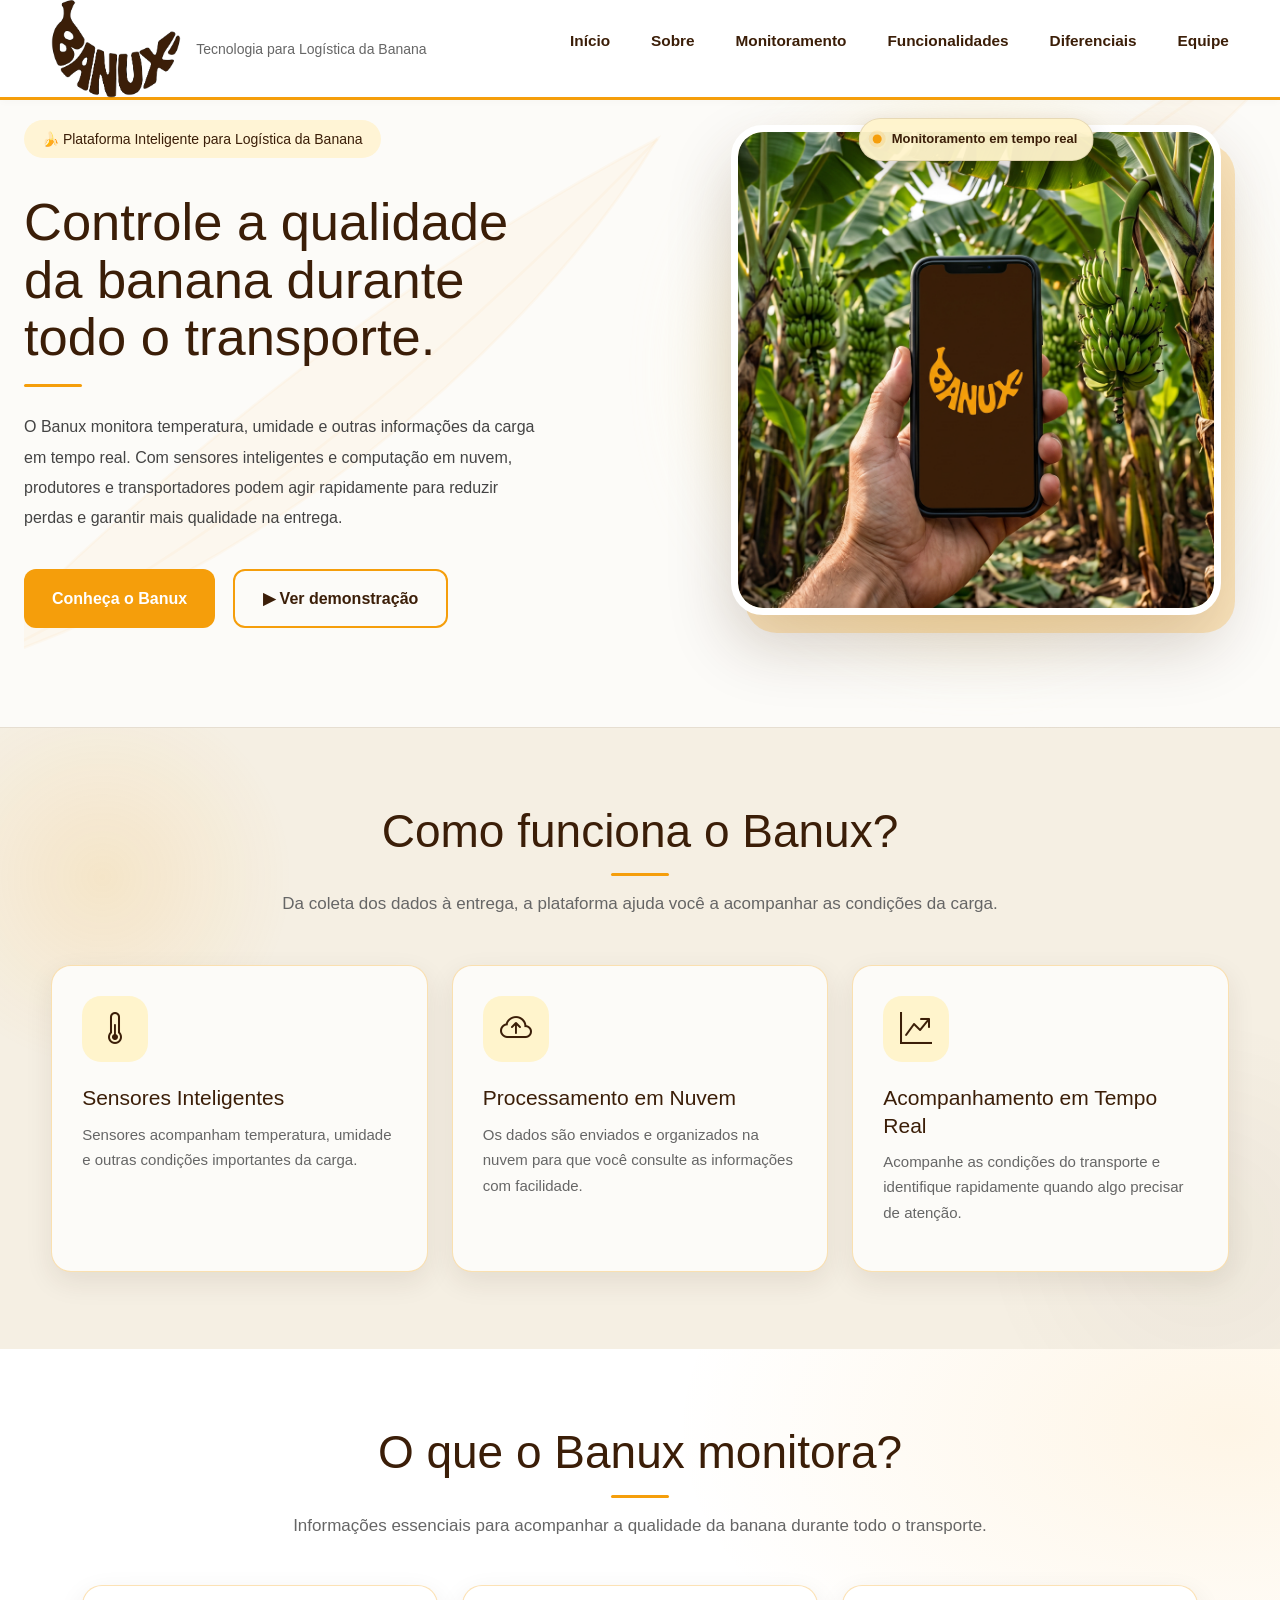
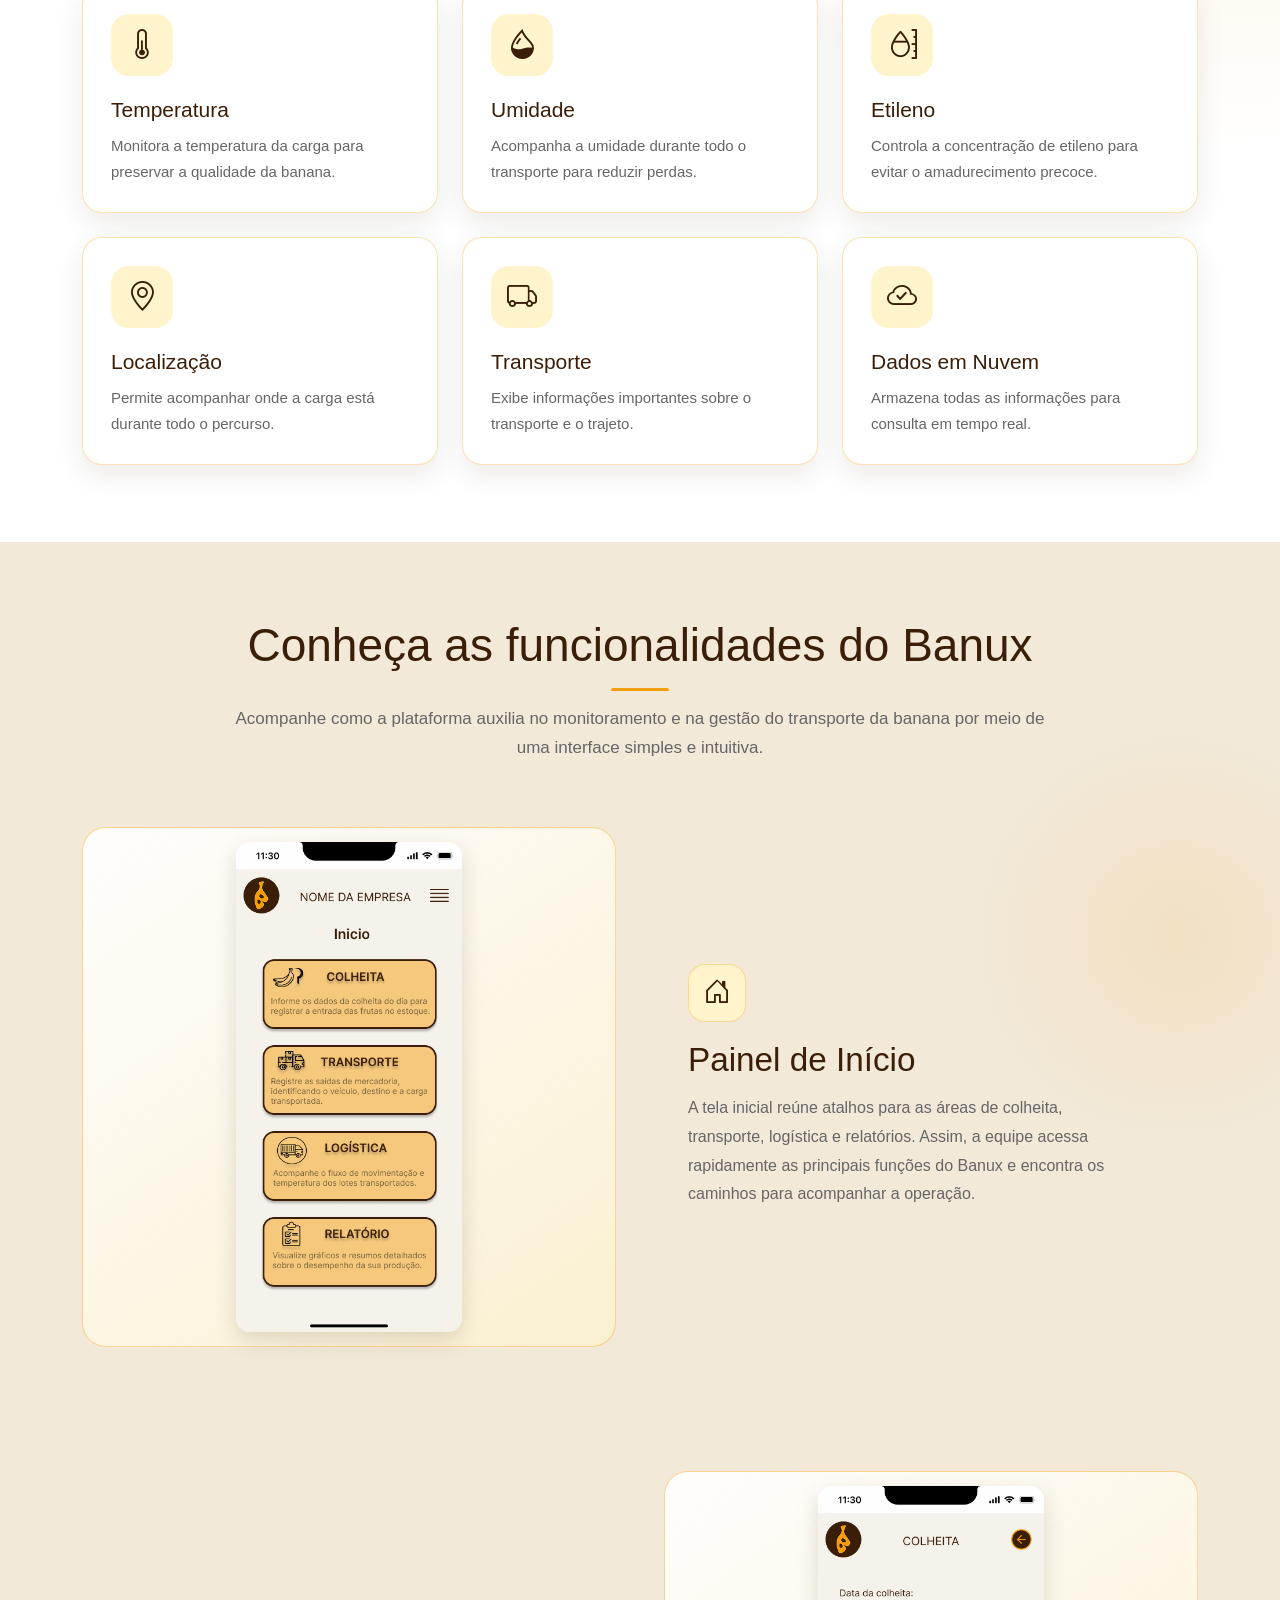
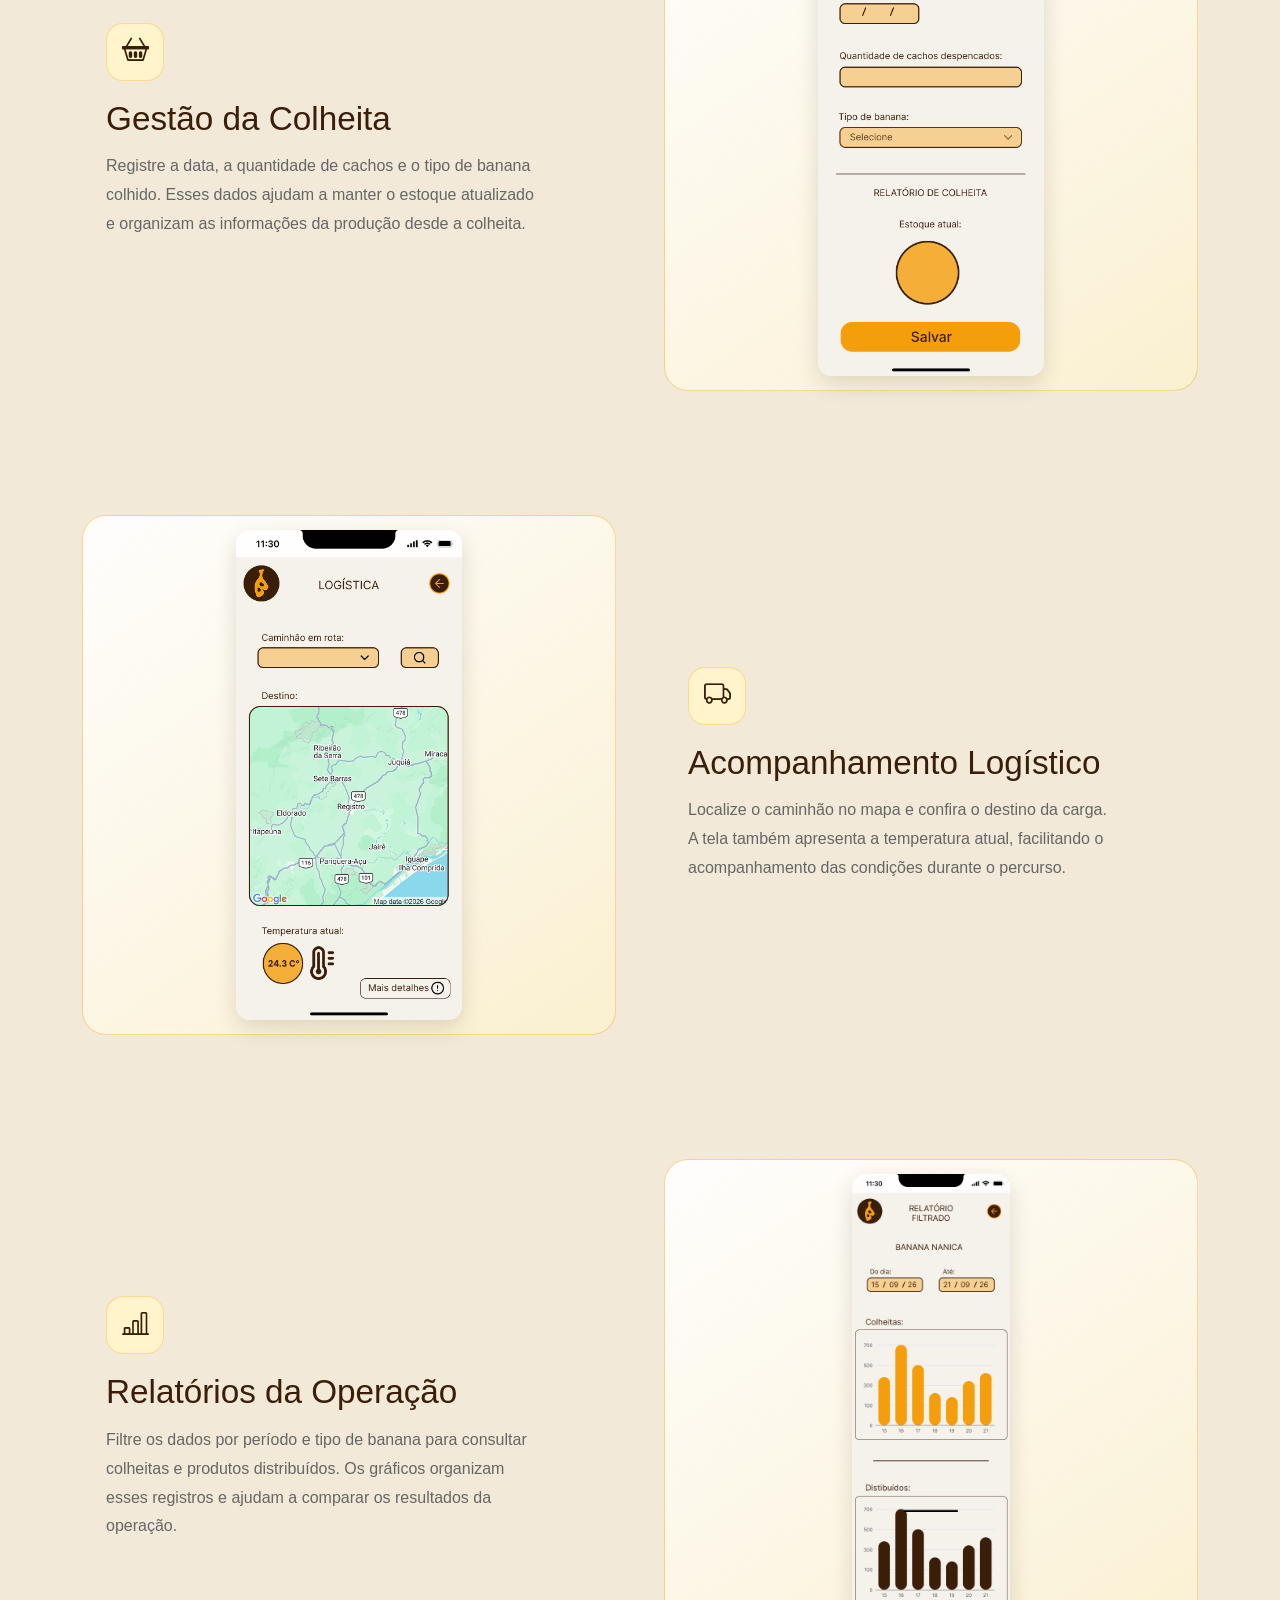
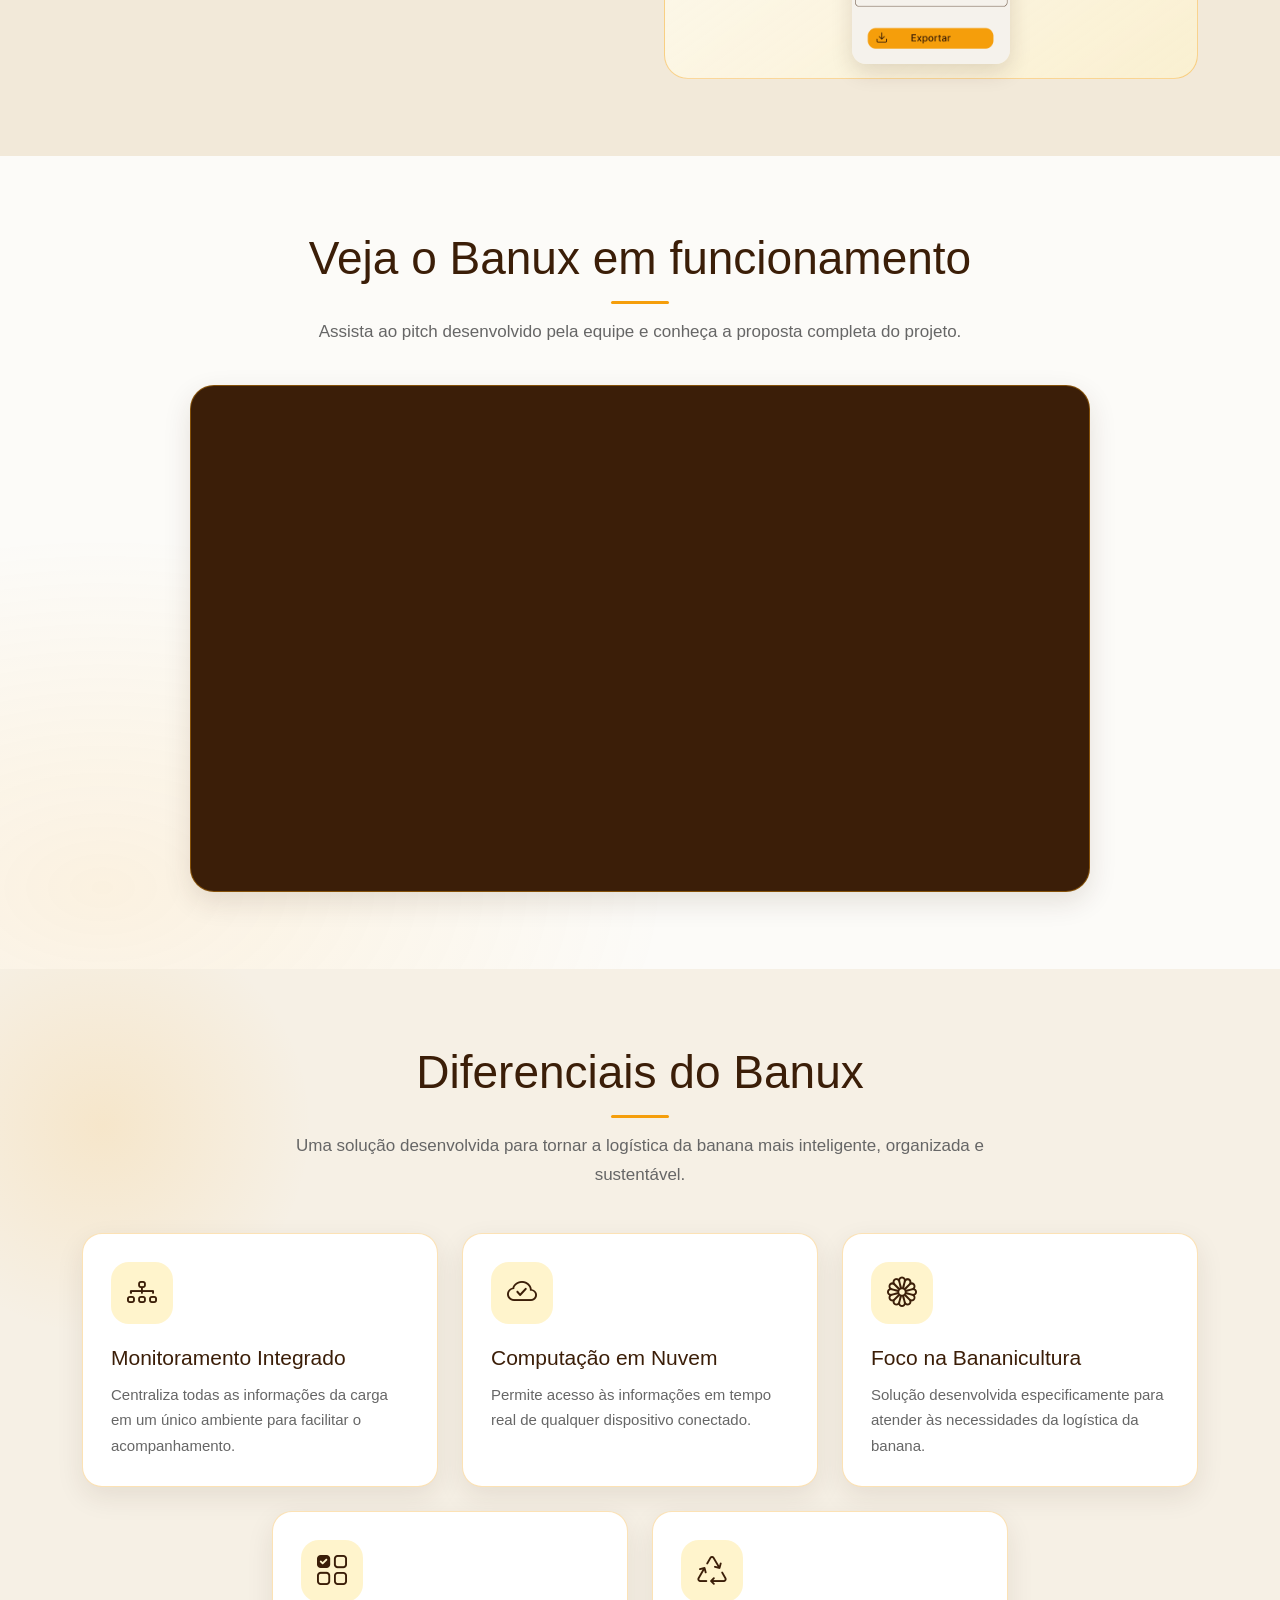
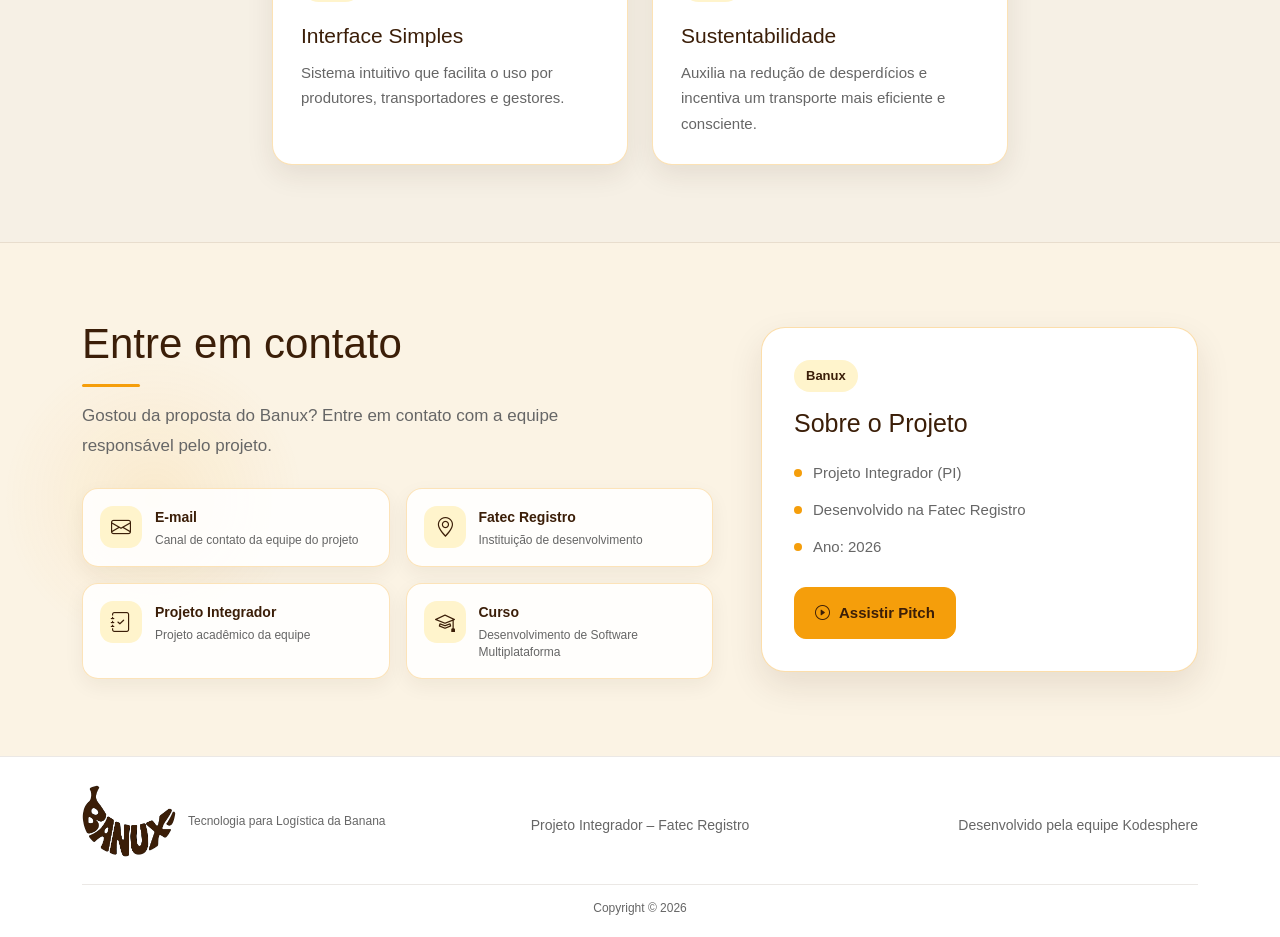
<file: banux/index.html>
<!DOCTYPE html>
<html lang="pt-BR">
<head>
    <meta charset="UTF-8">
    <meta name="viewport" content="width=device-width, initial-scale=1.0">
    <title>Banux | Logística Inteligente para Bananas</title>
    <link href="https://cdn.jsdelivr.net/npm/bootstrap@5.3.8/dist/css/bootstrap.min.css" rel="stylesheet" integrity="sha384-sRIl4kxILFvY47J16cr9ZwB07vP4J8+LH7qKQnuqkuIAvNWLzeN8tE5YBujZqJLB" crossorigin="anonymous">
    <link rel="stylesheet" href="style.css">
    <link rel="stylesheet"
        href="https://cdn.jsdelivr.net/npm/bootstrap-icons@1.13.1/font/bootstrap-icons.min.css">
</head>
<body>
    <header>

        <div class="logo">

            <img src="midias/logo_banux_principal.png" alt="Logotipo Banux">

            <div class="logo-texto">

                <span>Tecnologia para Logística da Banana</span>

            </div>

        </div>

        <nav aria-label="Navegação principal">

            <ul>

                <li><a href="#inicio">Início</a></li>

                <li><a href="#sobre">Sobre</a></li>

                <li><a href="#monitoramento">Monitoramento</a></li>

                <li><a href="#funcionalidades">Funcionalidades</a></li>

                <li><a href="#diferenciais">Diferenciais</a></li>

                <li><a href="#contato">Equipe</a></li>

            </ul>

        </nav>

    </header>

<main>
<section class="hero" id="inicio" aria-labelledby="inicio-titulo">

            <svg class="hero-folhas" viewBox="0 0 1400 760" preserveAspectRatio="none" aria-hidden="true" focusable="false">
                <g fill="#F59E0B" fill-opacity="0.04" stroke="#F59E0B" stroke-opacity="0.04" stroke-width="3">
                    <path d="M-70 700C120 520 400 300 720 145C570 370 270 600-70 700Z"/>
                    <path d="M720 145C468 385 200 590-70 700" fill="none"/>
                    <path d="M1470 30C1300 190 1115 350 890 490C1050 255 1260 90 1470 30Z"/>
                    <path d="M890 490C1070 285 1270 115 1470 30" fill="none"/>
                </g>
            </svg>

            <div class="hero-texto">

                <span class="hero-tag">
                    🍌 Plataforma Inteligente para Logística da Banana
                </span>

                <h1 id="inicio-titulo">
                    Controle a qualidade da banana durante todo o transporte.
                </h1>

                <p>
                    O Banux monitora temperatura, umidade e outras informações da carga
                    em tempo real. Com sensores inteligentes e computação em nuvem,
                    produtores e transportadores podem agir rapidamente para reduzir
                    perdas e garantir mais qualidade na entrega.
                </p>

                <div class="hero-botoes">

                    <a href="#funcionalidades" class="btn-principal">
                        Conheça o Banux
                    </a>

                    <a href="#demonstracao" class="btn-secundario">
                        ▶ Ver demonstração
                    </a>

                </div>

            </div>

            <div class="hero-coluna-imagem">
                <span class="hero-imagem-selo">Monitoramento em tempo real</span>
                <div class="hero-imagem">
                    <img
                        src="midias/Gemini_Generated_Image_pdkvakpdkvakpdkv.jpg"
                        alt="Mockup do aplicativo Banux em um celular em meio a uma plantação de bananeiras">
                </div>
            </div>

</section>

<section id="sobre" aria-labelledby="como-funciona-titulo">
    <div class="como-funciona">
        <div class="como-funciona-conteudo">
            <div class="como-funciona-cabecalho">
                <h2 id="como-funciona-titulo">Como funciona o Banux?</h2>
                <p>Da coleta dos dados à entrega, a plataforma ajuda você a acompanhar as condições da carga.</p>
            </div>

            <div class="como-funciona-cards">
                <article class="como-funciona-card">
                    <div class="como-funciona-icone" aria-hidden="true">
                        <i class="bi bi-thermometer-half"></i>
                    </div>
                    <h3>Sensores Inteligentes</h3>
                    <p>Sensores acompanham temperatura, umidade e outras condições importantes da carga.</p>
                </article>

                <article class="como-funciona-card">
                    <div class="como-funciona-icone" aria-hidden="true">
                        <i class="bi bi-cloud-arrow-up"></i>
                    </div>
                    <h3>Processamento em Nuvem</h3>
                    <p>Os dados são enviados e organizados na nuvem para que você consulte as informações com facilidade.</p>
                </article>

                <article class="como-funciona-card">
                    <div class="como-funciona-icone" aria-hidden="true">
                        <i class="bi bi-graph-up-arrow"></i>
                    </div>
                    <h3>Acompanhamento em Tempo Real</h3>
                    <p>Acompanhe as condições do transporte e identifique rapidamente quando algo precisar de atenção.</p>
                </article>
            </div>
        </div>
    </div>
</section>

<section class="monitoramento" id="monitoramento" aria-labelledby="monitoramento-titulo">
        <div class="container">
            <div class="monitoramento-cabecalho">
                <h2 id="monitoramento-titulo">O que o Banux monitora?</h2>
                <p>Informações essenciais para acompanhar a qualidade da banana durante todo o transporte.</p>
            </div>

            <div class="row g-4">
                <div class="col-12 col-md-6 col-lg-4">
                    <article class="monitoramento-card h-100">
                        <div class="monitoramento-icone" aria-hidden="true"><i class="bi bi-thermometer-half"></i></div>
                        <h3>Temperatura</h3>
                        <p>Monitora a temperatura da carga para preservar a qualidade da banana.</p>
                    </article>
                </div>

                <div class="col-12 col-md-6 col-lg-4">
                    <article class="monitoramento-card h-100">
                        <div class="monitoramento-icone" aria-hidden="true"><i class="bi bi-droplet-half"></i></div>
                        <h3>Umidade</h3>
                        <p>Acompanha a umidade durante todo o transporte para reduzir perdas.</p>
                    </article>
                </div>

                <div class="col-12 col-md-6 col-lg-4">
                    <article class="monitoramento-card h-100">
                        <div class="monitoramento-icone" aria-hidden="true"><i class="bi bi-moisture"></i></div>
                        <h3>Etileno</h3>
                        <p>Controla a concentração de etileno para evitar o amadurecimento precoce.</p>
                    </article>
                </div>

                <div class="col-12 col-md-6 col-lg-4">
                    <article class="monitoramento-card h-100">
                        <div class="monitoramento-icone" aria-hidden="true"><i class="bi bi-geo-alt"></i></div>
                        <h3>Localização</h3>
                        <p>Permite acompanhar onde a carga está durante todo o percurso.</p>
                    </article>
                </div>

                <div class="col-12 col-md-6 col-lg-4">
                    <article class="monitoramento-card h-100">
                        <div class="monitoramento-icone" aria-hidden="true"><i class="bi bi-truck"></i></div>
                        <h3>Transporte</h3>
                        <p>Exibe informações importantes sobre o transporte e o trajeto.</p>
                    </article>
                </div>

                <div class="col-12 col-md-6 col-lg-4">
                    <article class="monitoramento-card h-100">
                        <div class="monitoramento-icone" aria-hidden="true"><i class="bi bi-cloud-check"></i></div>
                        <h3>Dados em Nuvem</h3>
                        <p>Armazena todas as informações para consulta em tempo real.</p>
                    </article>
                </div>
            </div>
        </div>
</section>

<section class="funcionalidades" id="funcionalidades" aria-labelledby="funcionalidades-titulo">
    <div class="container">
        <div class="funcionalidades-cabecalho">
            <h2 id="funcionalidades-titulo">Conheça as funcionalidades do Banux</h2>
            <p>Acompanhe como a plataforma auxilia no monitoramento e na gestão do transporte da banana por meio de uma interface simples e intuitiva.</p>
        </div>

        <div class="funcionalidades-lista">
            <div class="row align-items-center g-4 g-lg-5 funcionalidade-item">
                <div class="col-12 col-lg-6 order-1">
                    <figure class="funcionalidade-figura">
                        <img src="midias/tela%20inicial.png" alt="Tela inicial do Banux com atalhos para colheita, transporte, logística e relatórios" loading="lazy">
                    </figure>
                </div>
                <div class="col-12 col-lg-6 order-2">
                    <div class="funcionalidade-texto">
                        <div class="funcionalidade-icone" aria-hidden="true"><i class="bi bi-house-door"></i></div>
                        <h3>Painel de Início</h3>
                        <p>A tela inicial reúne atalhos para as áreas de colheita, transporte, logística e relatórios. Assim, a equipe acessa rapidamente as principais funções do Banux e encontra os caminhos para acompanhar a operação.</p>
                    </div>
                </div>
            </div>

            <div class="row align-items-center g-4 g-lg-5 funcionalidade-item">
                <div class="col-12 col-lg-6 order-2 order-lg-1">
                    <div class="funcionalidade-texto">
                        <div class="funcionalidade-icone" aria-hidden="true"><i class="bi bi-basket2"></i></div>
                        <h3>Gestão da Colheita</h3>
                        <p>Registre a data, a quantidade de cachos e o tipo de banana colhido. Esses dados ajudam a manter o estoque atualizado e organizam as informações da produção desde a colheita.</p>
                    </div>
                </div>
                <div class="col-12 col-lg-6 order-1 order-lg-2">
                    <figure class="funcionalidade-figura">
                        <img src="midias/Colheita.png" alt="Tela de registro da colheita no sistema Banux" loading="lazy">
                    </figure>
                </div>
            </div>

            <div class="row align-items-center g-4 g-lg-5 funcionalidade-item">
                <div class="col-12 col-lg-6 order-1">
                    <figure class="funcionalidade-figura">
                        <img src="midias/logistica.png" alt="Tela de logística do Banux com mapa, localização da carga e temperatura" loading="lazy">
                    </figure>
                </div>
                <div class="col-12 col-lg-6 order-2">
                    <div class="funcionalidade-texto">
                        <div class="funcionalidade-icone" aria-hidden="true"><i class="bi bi-truck"></i></div>
                        <h3>Acompanhamento Logístico</h3>
                        <p>Localize o caminhão no mapa e confira o destino da carga. A tela também apresenta a temperatura atual, facilitando o acompanhamento das condições durante o percurso.</p>
                    </div>
                </div>
            </div>

            <div class="row align-items-center g-4 g-lg-5 funcionalidade-item">
                <div class="col-12 col-lg-6 order-2 order-lg-1">
                    <div class="funcionalidade-texto">
                        <div class="funcionalidade-icone" aria-hidden="true"><i class="bi bi-bar-chart-line"></i></div>
                        <h3>Relatórios da Operação</h3>
                        <p>Filtre os dados por período e tipo de banana para consultar colheitas e produtos distribuídos. Os gráficos organizam esses registros e ajudam a comparar os resultados da operação.</p>
                    </div>
                </div>
                <div class="col-12 col-lg-6 order-1 order-lg-2">
                    <figure class="funcionalidade-figura">
                        <img src="midias/filtro.png" alt="Tela de relatório filtrado do Banux com gráficos de colheitas e distribuição" loading="lazy">
                    </figure>
                </div>
            </div>
        </div>
    </div>
</section>

<section class="demonstracao" id="demonstracao" aria-labelledby="demonstracao-titulo">
    <div class="container">
        <div class="demonstracao-conteudo">
            <h2 id="demonstracao-titulo">Veja o Banux em funcionamento</h2>
            <p>Assista ao pitch desenvolvido pela equipe e conheça a proposta completa do projeto.</p>
            <div class="ratio ratio-16x9 demonstracao-video">
                <iframe
                    src="https://www.youtube.com/embed/bI8J1WgWz58?si=V6G35lZAAQ78GIsW"
                    title="Pitch do projeto Banux no YouTube"
                    allow="accelerometer; autoplay; clipboard-write; encrypted-media; gyroscope; picture-in-picture; web-share"
                    referrerpolicy="strict-origin-when-cross-origin"
                    allowfullscreen
                    loading="lazy"></iframe>
            </div>
        </div>
    </div>
</section>

<section class="diferenciais" id="diferenciais" aria-labelledby="diferenciais-titulo">
    <div class="container">
        <div class="diferenciais-cabecalho">
            <h2 id="diferenciais-titulo">Diferenciais do Banux</h2>
            <p>Uma solução desenvolvida para tornar a logística da banana mais inteligente, organizada e sustentável.</p>
        </div>

        <div class="row g-4 justify-content-center">
            <div class="col-12 col-md-6 col-lg-4">
                <article class="diferenciais-card h-100">
                    <div class="diferenciais-icone" aria-hidden="true"><i class="bi bi-diagram-3"></i></div>
                    <h3>Monitoramento Integrado</h3>
                    <p>Centraliza todas as informações da carga em um único ambiente para facilitar o acompanhamento.</p>
                </article>
            </div>

            <div class="col-12 col-md-6 col-lg-4">
                <article class="diferenciais-card h-100">
                    <div class="diferenciais-icone" aria-hidden="true"><i class="bi bi-cloud-check"></i></div>
                    <h3>Computação em Nuvem</h3>
                    <p>Permite acesso às informações em tempo real de qualquer dispositivo conectado.</p>
                </article>
            </div>

            <div class="col-12 col-md-6 col-lg-4">
                <article class="diferenciais-card h-100">
                    <div class="diferenciais-icone" aria-hidden="true"><i class="bi bi-flower1"></i></div>
                    <h3>Foco na Bananicultura</h3>
                    <p>Solução desenvolvida especificamente para atender às necessidades da logística da banana.</p>
                </article>
            </div>

            <div class="col-12 col-md-6 col-lg-4">
                <article class="diferenciais-card h-100">
                    <div class="diferenciais-icone" aria-hidden="true"><i class="bi bi-ui-checks-grid"></i></div>
                    <h3>Interface Simples</h3>
                    <p>Sistema intuitivo que facilita o uso por produtores, transportadores e gestores.</p>
                </article>
            </div>

            <div class="col-12 col-md-6 col-lg-4">
                <article class="diferenciais-card h-100">
                    <div class="diferenciais-icone" aria-hidden="true"><i class="bi bi-recycle"></i></div>
                    <h3>Sustentabilidade</h3>
                    <p>Auxilia na redução de desperdícios e incentiva um transporte mais eficiente e consciente.</p>
                </article>
            </div>
        </div>
    </div>
</section>

<section class="contato" id="contato" aria-labelledby="contato-titulo">
    <div class="container">
        <div class="row align-items-center g-4 g-lg-5 contato-conteudo">
            <div class="col-12 col-lg-7">
                <div class="contato-apresentacao">
                    <h2 id="contato-titulo">Entre em contato</h2>
                    <p>Gostou da proposta do Banux? Entre em contato com a equipe responsável pelo projeto.</p>

                    <div class="row g-3 contato-itens">
                        <div class="col-12 col-sm-6">
                            <div class="contato-item">
                                <span class="contato-item-icone" aria-hidden="true"><i class="bi bi-envelope"></i></span>
                                <span><strong>E-mail</strong><small>Canal de contato da equipe do projeto</small></span>
                            </div>
                        </div>
                        <div class="col-12 col-sm-6">
                            <div class="contato-item">
                                <span class="contato-item-icone" aria-hidden="true"><i class="bi bi-geo-alt"></i></span>
                                <span><strong>Fatec Registro</strong><small>Instituição de desenvolvimento</small></span>
                            </div>
                        </div>
                        <div class="col-12 col-sm-6">
                            <div class="contato-item">
                                <span class="contato-item-icone" aria-hidden="true"><i class="bi bi-journal-check"></i></span>
                                <span><strong>Projeto Integrador</strong><small>Projeto acadêmico da equipe</small></span>
                            </div>
                        </div>
                        <div class="col-12 col-sm-6">
                            <div class="contato-item">
                                <span class="contato-item-icone" aria-hidden="true"><i class="bi bi-mortarboard"></i></span>
                                <span><strong>Curso</strong><small>Desenvolvimento de Software Multiplataforma</small></span>
                            </div>
                        </div>
                    </div>
                </div>
            </div>

            <div class="col-12 col-lg-5">
                <div class="sobre-projeto-card">
                    <span class="sobre-projeto-etiqueta">Banux</span>
                    <h3>Sobre o Projeto</h3>
                    <ul>
                        <li>Projeto Integrador (PI)</li>
                        <li>Desenvolvido na Fatec Registro</li>
                        <li>Ano: 2026</li>
                    </ul>
                    <a class="btn-pitch" href="#demonstracao">
                        <i class="bi bi-play-circle" aria-hidden="true"></i>
                        Assistir Pitch
                    </a>
                </div>
            </div>
        </div>
    </div>
</section>

</main>

<footer class="rodape">
    <div class="container">
        <div class="row align-items-center gy-3 rodape-principal">
            <div class="col-12 col-lg-4">
                <a class="rodape-marca" href="#inicio" aria-label="Banux — voltar ao início">
                    <img src="midias/logo_banux_principal.png" alt="">
                    <span>
                        <small>Tecnologia para Logística da Banana</small>
                    </span>
                </a>
            </div>
            <div class="col-12 col-lg-4 text-lg-center">
                <p class="rodape-projeto">Projeto Integrador – Fatec Registro</p>
            </div>
            <div class="col-12 col-lg-4 text-lg-end">
                <p class="rodape-equipe">Desenvolvido pela equipe Kodesphere</p>
            </div>
        </div>
        <div class="rodape-copyright">
            <p>Copyright © 2026</p>
        </div>
    </div>
</footer>
</body>
</html>
</file>
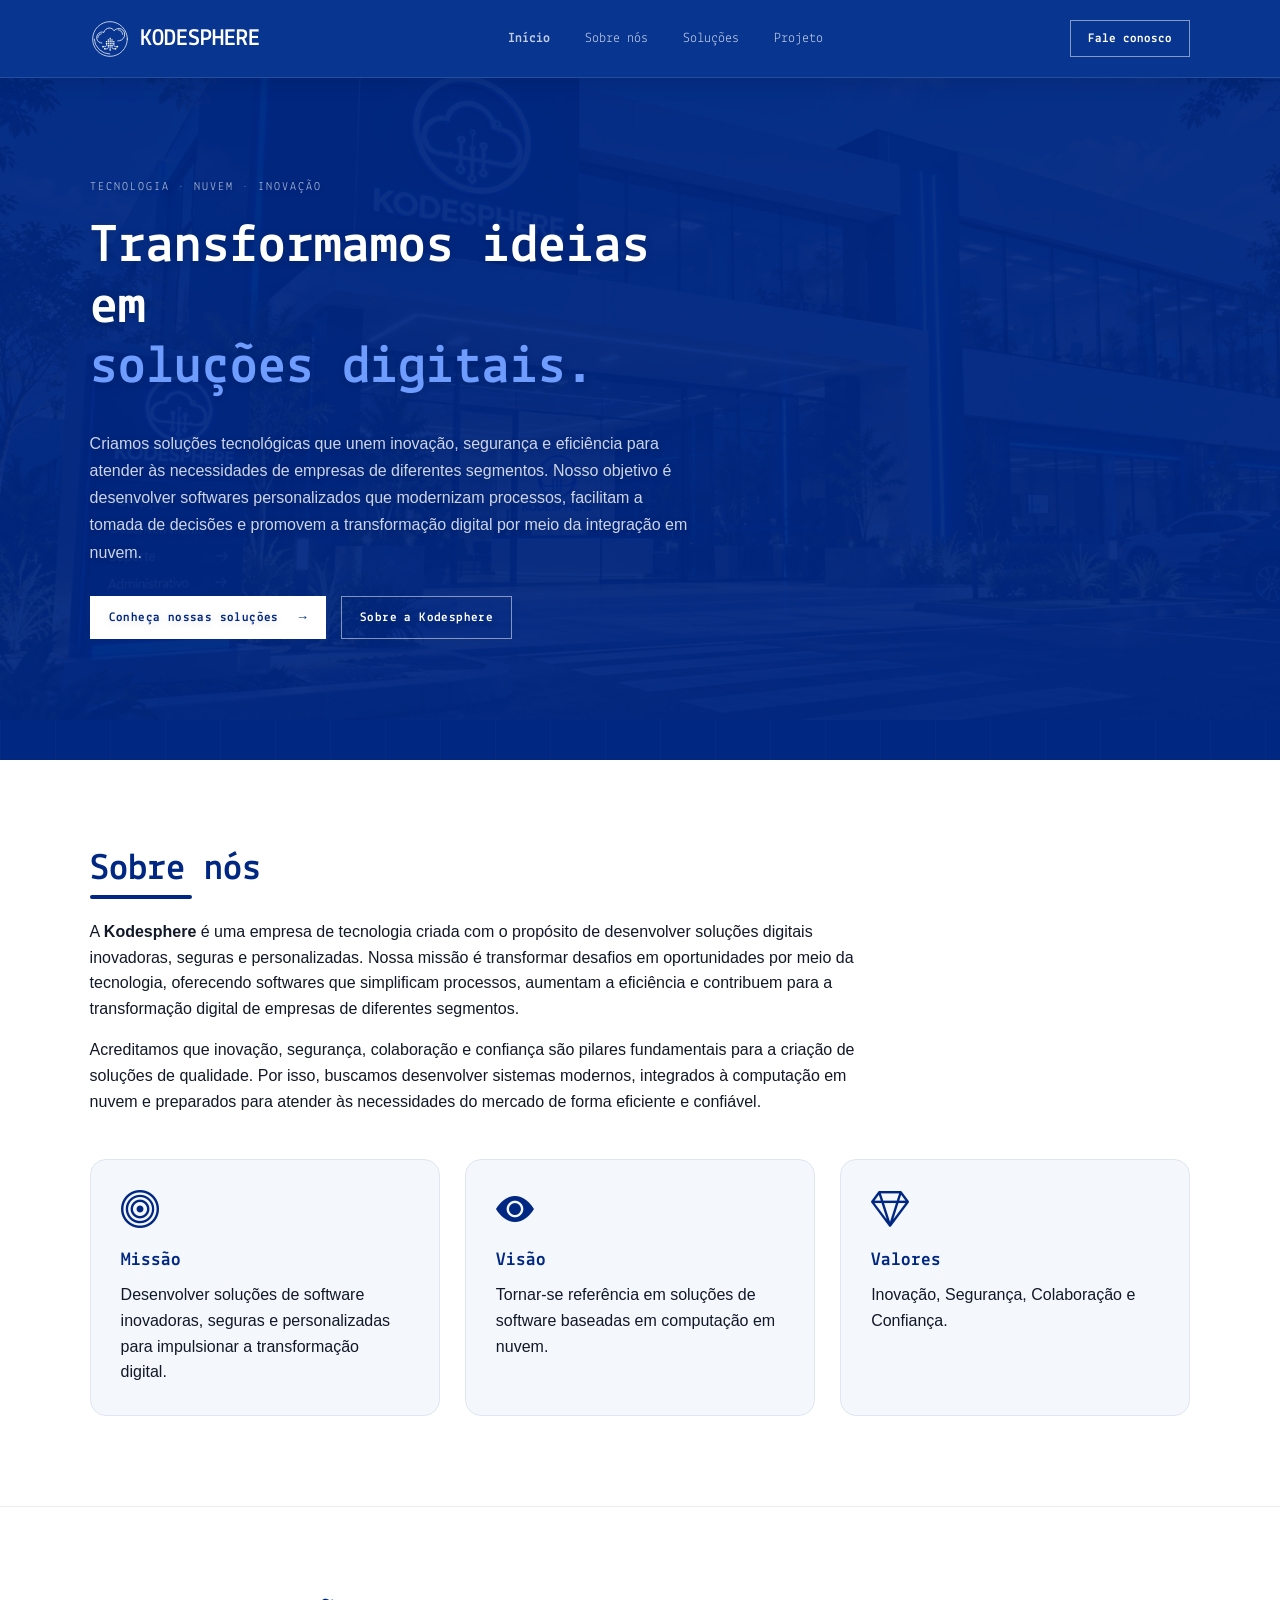
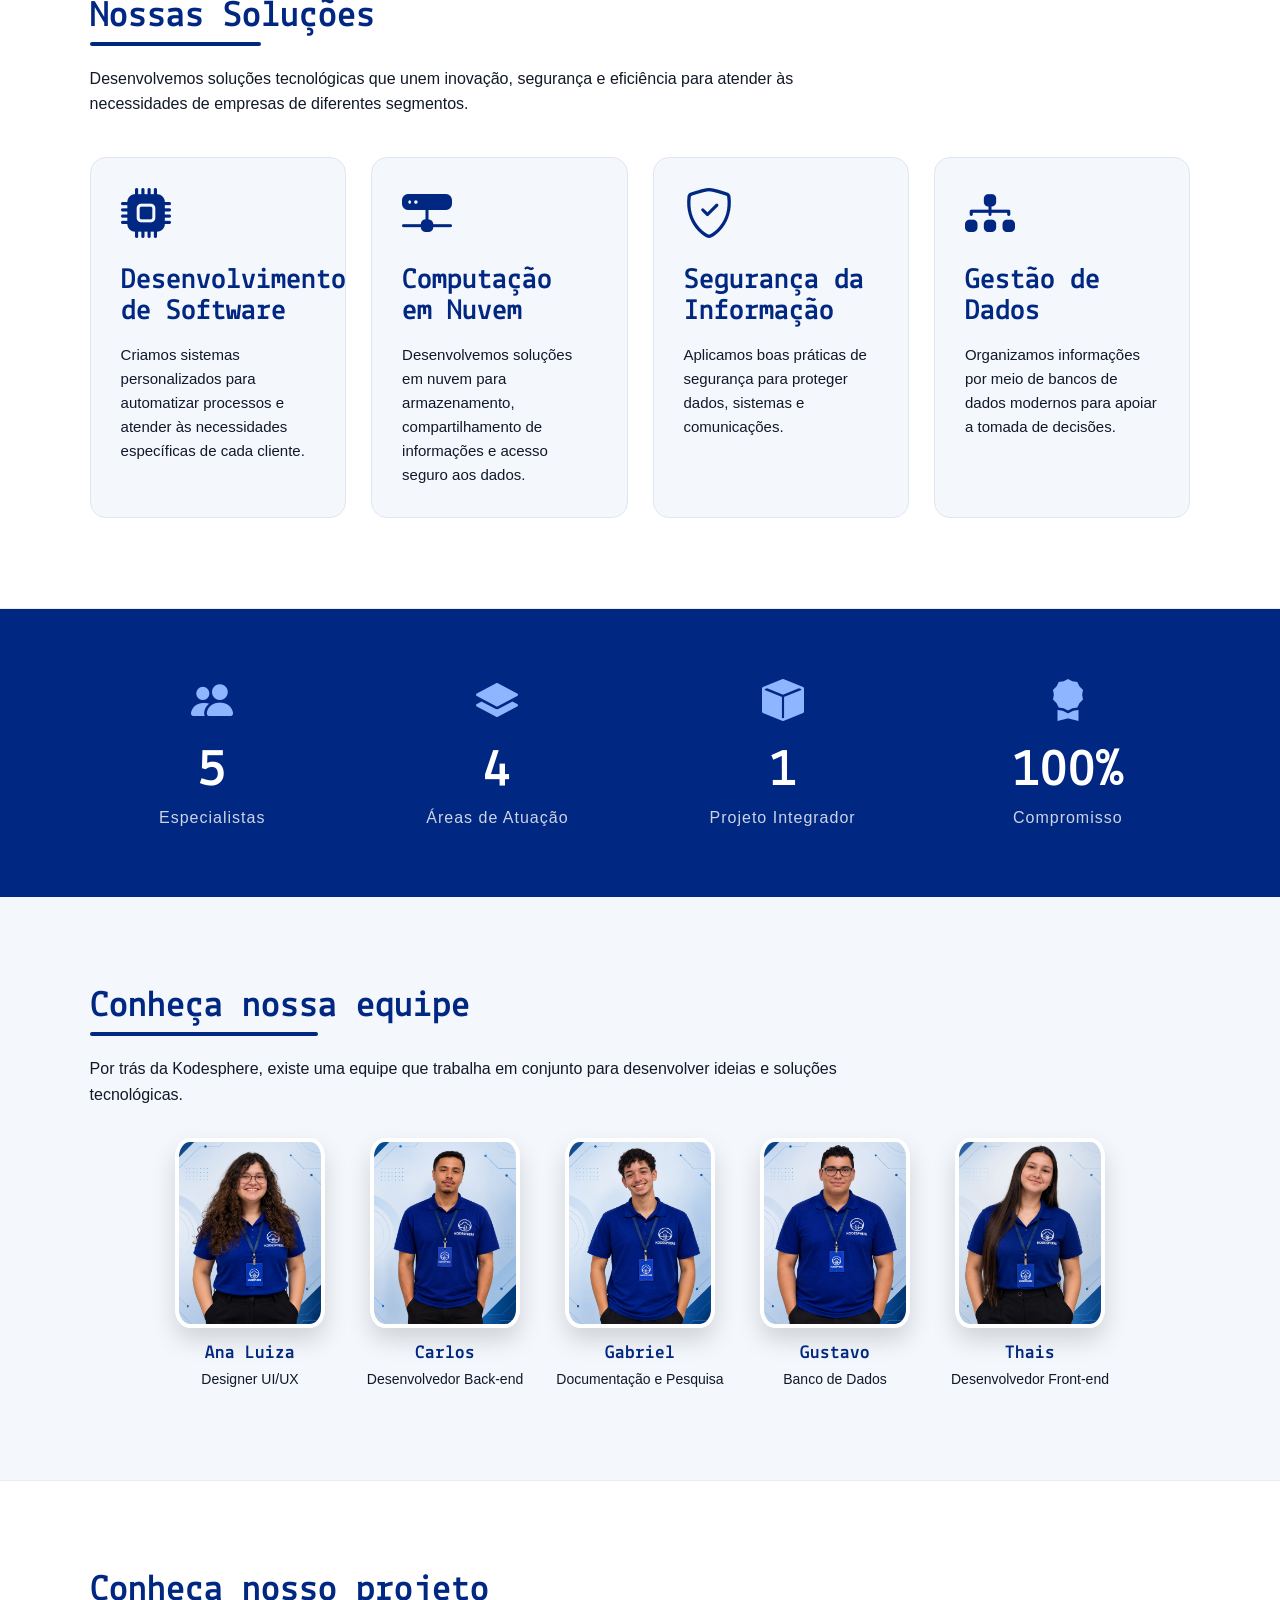
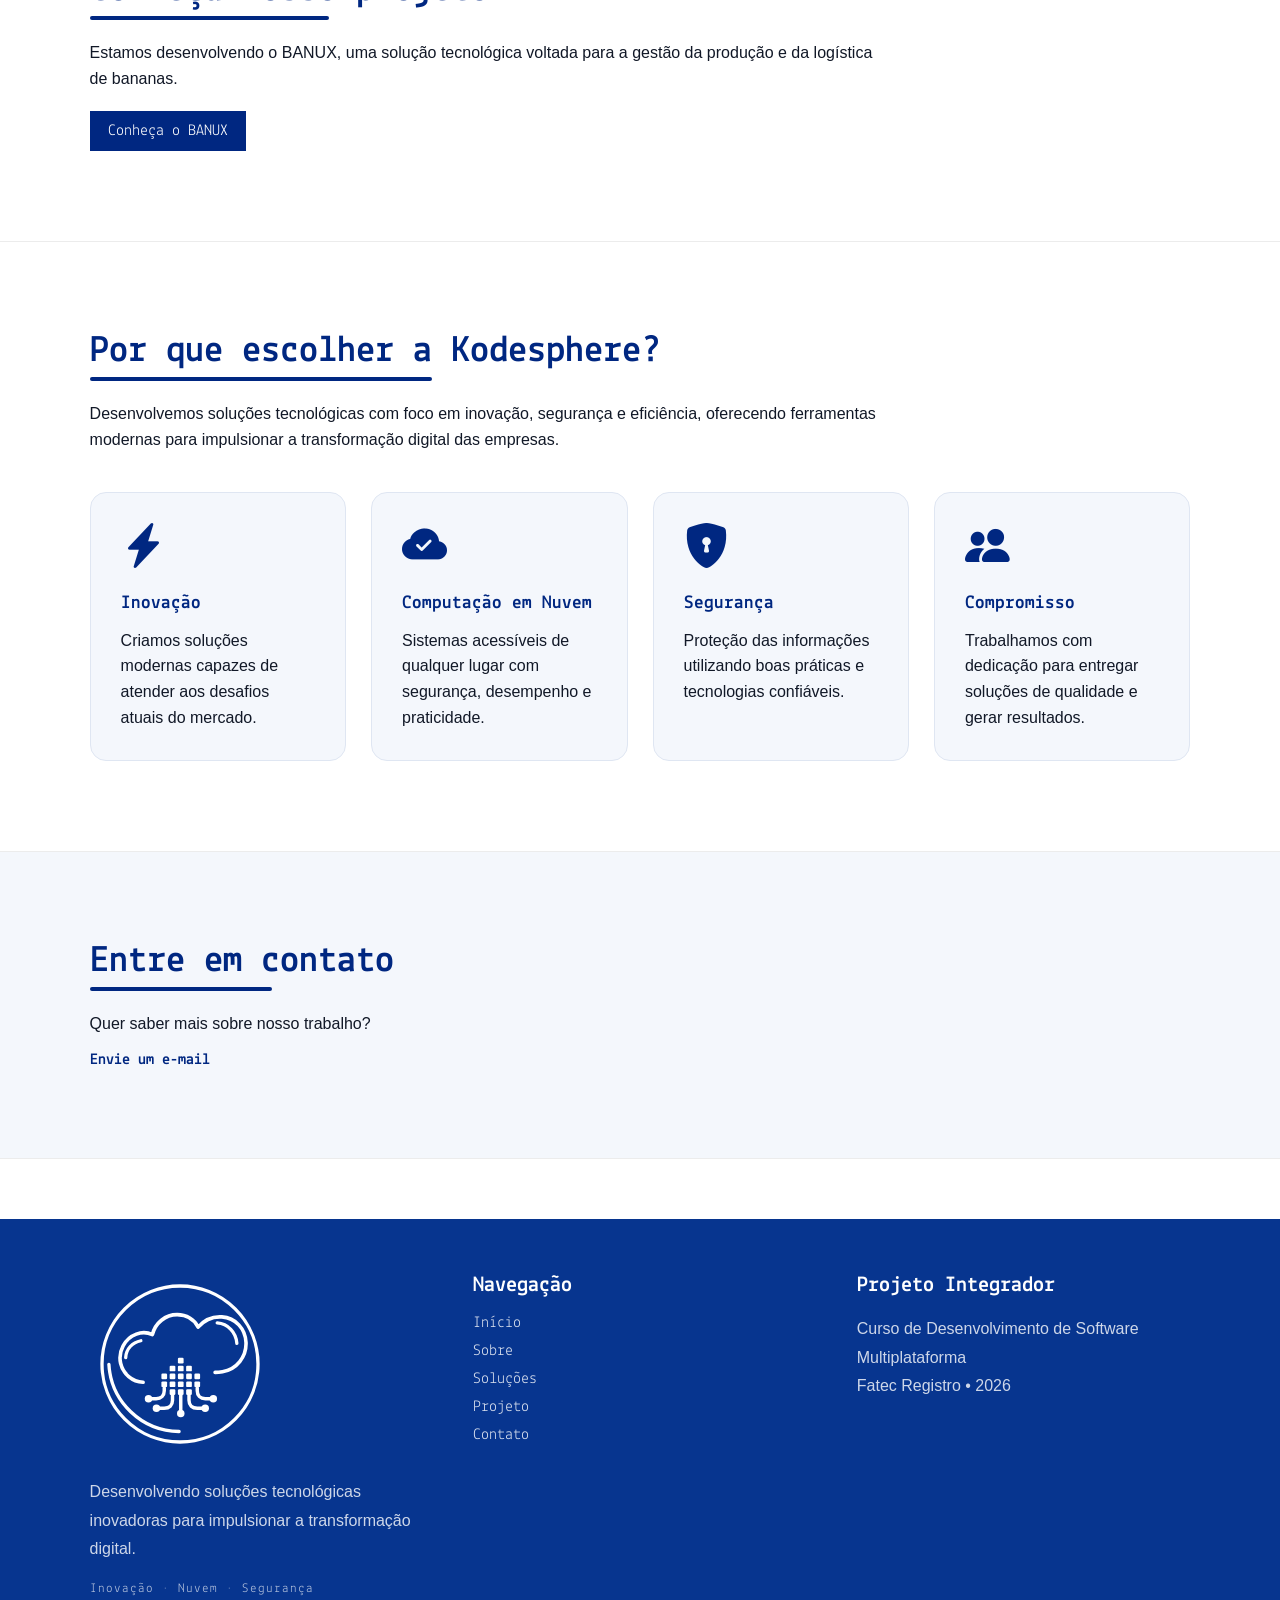
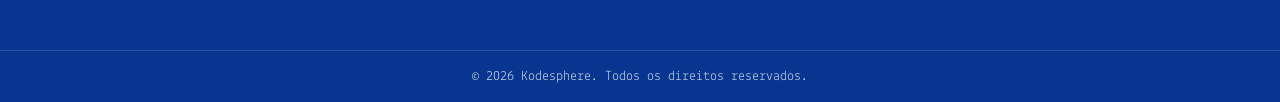
<file: kodesphere/index.html>
<!DOCTYPE html>
<html lang="pt-BR">

<head>
    <meta charset="UTF-8">
    <meta name="viewport" content="width=device-width, initial-scale=1.0">

    <title>Kodesphere | Soluções Digitais</title>

    <link rel="stylesheet" href="style.css">
    <link rel="stylesheet"
        href="https://cdn.jsdelivr.net/npm/bootstrap-icons@1.13.1/font/bootstrap-icons.min.css">
</head>

<body>

    <!-- menu -->

    <header class="header">

        <a href="#inicio" class="logo">
            <img src="./midias/logo_khodesphere_nitida.svg" alt=""> 
            <strong>KODESPHERE</strong>
        </a>

        <nav class="menu">
            <a href="#inicio">Início</a>
            <a href="#sobre">Sobre nós</a>
            <a href="#solucoes">Soluções</a>
            <a href="#banux">Projeto</a>
        </nav>

        <a href="#contato" class="botao-menu">
            <strong>Fale conosco</strong>
        </a>

    </header>

    <!-- inicio -->

    <main>
        <section id="inicio" class="inicio">
            <div class="grade">
                <img src="./midias/fachada-kodesphere.jpeg" alt="" class="img_fachada">
            </div>
            <div class="inicio-conteudo">
                <p class="subtitulo">
                    TECNOLOGIA • NUVEM • INOVAÇÃO
                </p>
                <h1>
                    Transformamos ideias em <br>
                    <span>soluções digitais.</span>
                </h1>
                <p class="descricao">
                    Criamos soluções tecnológicas que unem inovação, segurança e eficiência para atender às necessidades de empresas de diferentes segmentos. Nosso objetivo é desenvolver softwares personalizados que modernizam processos, facilitam a tomada de decisões e promovem a transformação digital por meio da integração em nuvem.
                </p>
                <div class="botoes">
                    <a href="#solucoes" class="botao principal">
                        Conheça nossas soluções
                        <span>→</span>
                    </a>
                    <a href="#sobre" class="botao secundario">
                        Sobre a Kodesphere
                    </a>
                </div>
    </div>
            


            <!-- card -->
<!-- 
            <div class="visual">

                <div class="circulo circulo-1"></div>
                <div class="circulo circulo-2"></div>

                <div class="card-codigo">

                    <div class="bolinhas">
                        <span></span>
                        <span></span>
                        <span></span>
                    </div>

                    <div class="linha linha-grande"></div>
                    <div class="linha linha-media"></div>
                    <div class="linha linha-pequena"></div>

                </div>

            </div> -->

        </section>

        <section id="sobre" class="secao">

            <h2>Sobre nós</h2>

            <p>
                A <strong>Kodesphere</strong> é uma empresa de tecnologia criada com o propósito de desenvolver soluções digitais inovadoras, seguras e personalizadas. Nossa missão é transformar desafios em oportunidades por meio da tecnologia, oferecendo softwares que simplificam processos, aumentam a eficiência e contribuem para a transformação digital de empresas de diferentes segmentos.
            </p>

            <br>

            <p>
                Acreditamos que inovação, segurança, colaboração e confiança são pilares fundamentais para a criação de soluções de qualidade. Por isso, buscamos desenvolver sistemas modernos, integrados à computação em nuvem e preparados para atender às necessidades do mercado de forma eficiente e confiável.
            </p>

            <div class="sobre-cards">

            <div class="sobre-card">

                <i class="bi bi-bullseye"></i>

                <h3>Missão</h3>

                <p>
                    Desenvolver soluções de software inovadoras, seguras e personalizadas para impulsionar a transformação digital.
                </p>

            </div>

            <div class="sobre-card">

                <i class="bi bi-eye-fill"></i>

                <h3>Visão</h3>

                <p>
            Tornar-se referência em soluções de software baseadas em computação em nuvem.
                </p>

            </div>

            <div class="sobre-card">

                <i class="bi bi-gem"></i>

                <h3>Valores</h3>

                <p>
                    Inovação, Segurança, Colaboração e Confiança.
                </p>

            </div>

        </div>

        </section>

        <section id="solucoes" class="secao solucoes">

            <h2>Nossas Soluções</h2>

            <p class="texto-solucoes">
                Desenvolvemos soluções tecnológicas que unem inovação, segurança e eficiência para atender às necessidades de empresas de diferentes segmentos.
            </p>

            <div class="cards-solucoes">

            <div class="card-solucao">
                <div class="icone">
                    <i class="bi bi-cpu-fill"></i>
                </div>
                    <h3>Desenvolvimento de Software</h3>

                <p>
                    Criamos sistemas personalizados para automatizar processos e atender às necessidades específicas de cada cliente.
                </p>
            </div>

            <div class="card-solucao">
                <div class="icone">
                    <i class="bi bi-hdd-network-fill"></i>
                </div>

                <h3>Computação em Nuvem</h3>

                <p>
                    Desenvolvemos soluções em nuvem para armazenamento, compartilhamento de informações e acesso seguro aos dados.
                </p>

            </div>

            <div class="card-solucao">

                <div class="icone">
                    <i class="bi bi-shield-check"></i>
                </div>

                    <h3>Segurança da Informação</h3>

                    <p>
                        Aplicamos boas práticas de segurança para proteger dados, sistemas e comunicações.
                    </p>

                </div>

                <div class="card-solucao">

                    <div class="icone">
                        <i class="bi bi-diagram-3-fill"></i>
                    </div>

                    <h3>Gestão de Dados</h3>

                    <p>
                    Organizamos informações por meio de bancos de dados modernos para apoiar a tomada de decisões.
                    </p>

                </div>

            </div>

        </section>

        <section class="estatisticas">

            <div class="item-estatistica">

                <i class="bi bi-people-fill"></i>

                <h2>5</h2>

                <p>Especialistas</p>

            </div>

            <div class="item-estatistica">

                 <i class="bi bi-layers-fill"></i>

                <h2>4</h2>

                <p>Áreas de Atuação</p>

            </div>

            <div class="item-estatistica">

                <i class="bi bi-box-fill"></i>
            
                <h2>1</h2>

                <p>Projeto Integrador</p>

            </div>

            <div class="item-estatistica">

                <i class="bi bi-award-fill"></i>

                <h2>100%</h2>

                <p>Compromisso</p>

            </div>

        </section>

        <section id="equipe" class="secao equipe">
            <h2>Conheça nossa equipe</h2>

            <p class="texto-equipe">
                Por trás da Kodesphere, existe uma equipe
                que trabalha em conjunto para desenvolver
                ideias e soluções tecnológicas.
            </p>

            <div class="fotos-equipe">

                <div class="integrante">
                    <img src="./midias/ana-foto.jpeg" alt="Foto de Ana">
                    <h3>Ana Luiza</h3>
                    <p>Designer UI/UX</p>
                </div>

                <div class="integrante">
                    <img src="./midias/carlos-foto.jpeg" alt="Foto de Carlos">
                    <h3>Carlos</h3>
                    <p>Desenvolvedor Back-end</p>
                </div>

                <div class="integrante">
                    <img src="./midias/gabriel-foto.jpeg" alt="Foto de Gabriel">
                    <h3>Gabriel</h3>
                    <p>Documentação e Pesquisa</p>
                </div>

                <div class="integrante">
                    <img src="./midias/gustavo-foto.jpeg" alt="Foto de Gustavo">
                    <h3>Gustavo</h3>
                    <p>Banco de Dados</p>
                </div>

                <div class="integrante">
                    <img src="./midias/thais-foto.jpeg" alt="Foto de Thais">
                    <h3>Thais</h3>
                    <p>Desenvolvedor Front-end</p>
                </div>

            </div>
        </section>

        <section id="banux" class="secao projeto">
            <h2>Conheça nosso projeto</h2>

            <p>
                Estamos desenvolvendo o BANUX, uma solução
                tecnológica voltada para a gestão da produção
                e da logística de bananas.
            </p>

            <a href="https://aninhaiou.github.io/landing-page-banux/" class="botao-projeto">
                Conheça o BANUX
            </a>
        </section>

        <section class="secao diferenciais">

            <h2>Por que escolher a Kodesphere?</h2>

            <p class="texto-diferenciais">
                Desenvolvemos soluções tecnológicas com foco em inovação, segurança e eficiência, oferecendo ferramentas modernas para impulsionar a transformação digital das empresas.
            </p>

            <div class="cards-diferenciais">

                <div class="card-diferencial">

                    <i class="bi bi-lightning-charge-fill"></i>

                    <h3>Inovação</h3>

                    <p>
                Criamos soluções modernas capazes de atender aos desafios atuais do mercado.
                    </p>

                </div>

                <div class="card-diferencial">

                    <i class="bi bi-cloud-check-fill"></i>

                    <h3>Computação em Nuvem</h3>

                    <p>
                        Sistemas acessíveis de qualquer lugar com segurança, desempenho e praticidade.
                    </p>

                </div>

                <div class="card-diferencial">

                    <i class="bi bi-shield-lock-fill"></i>

                    <h3>Segurança</h3>

                    <p>
                        Proteção das informações utilizando boas práticas e tecnologias confiáveis.
                    </p>

                </div>

                <div class="card-diferencial">

                    <i class="bi bi-people-fill"></i>

                    <h3>Compromisso</h3>

                    <p>
                        Trabalhamos com dedicação para entregar soluções de qualidade e gerar resultados.
                    </p>

                </div>

            </div>

        </section>

        <section id="contato" class="secao contato">
            <h2>Entre em contato</h2>

            <p>Quer saber mais sobre nosso trabalho?</p>

            <a href="mailto:contato@kodesphere.com">
                Envie um e-mail
            </a>
        </section>
    </main>

    <footer class="footer">

        <div class="footer-container">

            <div class="footer-coluna">

                <img src="./midias/logo_khodesphere_nitida.svg"
                    alt="Logo Kodesphere"
                    class="footer-logo">    

                <p>
                    Desenvolvendo soluções tecnológicas inovadoras para impulsionar a transformação digital.
                </p>

                <small>
                    Inovação • Nuvem • Segurança
                </small>

            </div>

        <div class="footer-coluna">

                <h3>Navegação</h3>

                <a href="#inicio">Início</a>
                <a href="#sobre">Sobre</a>
                <a href="#solucoes">Soluções</a>
                <a href="#banux">Projeto</a>
                <a href="#contato">Contato</a>

            </div>

            <div class="footer-coluna">

                <h3>Projeto Integrador</h3>

                <p>
                    Curso de Desenvolvimento de Software Multiplataforma
                </p>

                <p>
                    Fatec Registro • 2026
                </p>

            </div>

        </div>

        <div class="footer-bottom">

            © 2026 Kodesphere. Todos os direitos reservados.

        </div>

    </footer>

</body>

</html>
</file>
<file: banux/style.css>
/*==================================================
                    RESET
==================================================*/

*{
    margin:0;
    padding:0;
    box-sizing:border-box;
}

html{
    scroll-behavior:smooth;
    scroll-padding-top:110px;
}

body{

    font-family: Arial, Helvetica, sans-serif;
    background:#fcfbf8;
    color:var(--marrom);
    line-height:1.6;

}

/*==================================================
                  IDENTIDADE VISUAL
==================================================*/

:root{

    /* CORES PRINCIPAIS */

    --amarelo:#F59E0B;

    --amarelo-claro:#FFF4CC;

    --marrom:#3B1E08;

    --marrom-claro:#8A5A2B;

    --branco:#FFFFFF;

    --preto:#2D2D2D;

    --cinza:#666666;

    --cinza-claro:#F7F7F7;

    /* EFEITOS */

    --sombra:0 10px 25px rgba(0,0,0,.10);

    --borda:15px;

    --transicao:.35s;

    --secao-espacamento:clamp(68px, 6vw, 88px);

}

/*==================================
            HEADER
==================================*/

header{

    width:100%;
    height:100px;

    background:var(--branco);

    display:flex;
    justify-content:space-between;
    align-items:center;

    padding:0 clamp(20px, 4vw, 60px);

    border-bottom:3px solid var(--amarelo);
    box-shadow:0 2px 8px rgba(59, 30, 8, .025);

    position:fixed;
    top:0;
    left:0;

    z-index:1000;

}

.logo{

    display:flex;
    align-items:center;

    gap:15px;

}

.logo img{

    width:130px;
    height:auto;

}

.logo-texto span{

    font-size:14px;

    color:var(--cinza);

}
nav ul{

    display:flex;

    list-style:none;

    gap:clamp(18px, 3.2vw, 50px);

}

nav ul li a{

    text-decoration:none;

    color:var(--marrom);

    font-weight:bold;

    transition:.3s;

    position:relative;

    font-size:clamp(15px, 1.2vw, 19px);
}

nav ul li a::after{

    content:"";

    position:absolute;

    left:50%;

    bottom:-8px;

    width:0;

    height:3px;

    background:var(--amarelo);

    transform:translateX(-50%);

    transition:.3s;

    border-radius:10px;

}

nav ul li a:hover{

    color:var(--amarelo);

}

nav ul li a:hover::after{

    width:70%;

}

/* HERO */

.hero{
    position:relative;
    isolation:isolate;
    width:min(1300px, calc(100% - 48px));

    margin:0 auto;

    padding: 90px 0 60px;

    display:flex;
    justify-content:space-between;
    align-items:center;

    gap:clamp(40px, 7vw, 110px);
}

.hero-texto{

    flex:1 1 500px;
    min-width:0;

}

.hero-tag{

    display:inline-block;
    position:relative;
    top:8px;

    background:#fff4d5;

    color:var(--marrom);

    padding:8px 18px;

    border-radius:30px;

    font-size:14px;

    margin-bottom:25px;

}

.hero h1{
    font-size:clamp(40px, 4.1vw, 55px);
    line-height:1.1;
    color:var(--marrom);
    margin:18px 0 25px;
    max-width:520px;
}

.hero h1::after{
    content:"";
    display:block;
    width:58px;
    height:3px;
    margin-top:18px;
    border-radius:999px;
    background:var(--amarelo);
}

.hero p{
    font-size:16px;
    line-height:1.9;
    color:#444;
    max-width:520px;
    margin-bottom:35px;
}

.hero-botoes{
    display:flex;
    gap:18px;
    margin-top:10px;
}

.btn-principal{
    background:var(--amarelo);
    color: #fff;
    text-decoration: none;
    padding: 15px 28px;
    border-radius: 12px;
    font-weight: bold;
    transition: .3s;

    display: flex;
    justify-content: center;
    align-items: center;
}

.btn-principal:hover{

    background:#D98908;

}

.btn-secundario{

    border:2px solid var(--amarelo);

    color:var(--marrom);

    text-decoration:none;

    padding:15px 28px;

    border-radius:12px;

    font-weight:bold;

    transition:.3s;

}

.btn-secundario:hover{

    background:#fdf1c6;

}

.hero-folhas{
    position:absolute;
    inset:0;
    z-index:0;
    width:100%;
    height:100%;
    pointer-events:none;
}

.hero-texto,
.hero-coluna-imagem{
    position:relative;
    z-index:1;
}

.hero-coluna-imagem{
    position:relative;
    isolation:isolate;
    flex:0 1 560px;
    min-width:0;
    width:100%;
    max-width:560px;
    aspect-ratio:1 / 1;
    display:grid;
    place-items:center;
}

.hero-coluna-imagem::before{
    content:"";
    position:absolute;
    z-index:-1;
    width:92%;
    aspect-ratio:1;
    border-radius:50%;
    background:rgba(255, 244, 204, .82);
    filter:blur(42px);
    opacity:.7;
}

.hero-imagem{
    position:relative;
    width:min(87.5%, 490px);
    aspect-ratio:1 / 1;
    overflow:hidden;
    border:7px solid var(--branco);
    border-radius:32px;
    background:var(--amarelo-claro);
    box-shadow:14px 18px 0 rgba(245, 158, 11, .24), 0 30px 65px rgba(59, 30, 8, .2);
    animation:hero-flutuar 5.5s ease-in-out infinite;
}

.hero-imagem img{
    display:block;
    width:100%;
    height:100%;
    object-fit:cover;
    object-position:center;
    border-radius:24px;
}

.hero-imagem-selo{
    position:absolute;
    z-index:2;
    top:5%;
    left:50%;
    max-width:calc(100% - 40px);
    padding:10px 15px 10px 32px;
    border:1px solid rgba(59, 30, 8, .12);
    border-radius:999px;
    background:rgba(255, 244, 204, .95);
    color:var(--marrom);
    font-size:13px;
    font-weight:700;
    box-shadow:0 10px 24px rgba(59, 30, 8, .18);
    transform:translateX(-50%);
    white-space:nowrap;
}

.hero-imagem-selo::before{
    content:"";
    position:absolute;
    left:13px;
    top:50%;
    width:9px;
    height:9px;
    border-radius:50%;
    background:var(--amarelo);
    transform:translateY(-50%);
    box-shadow:0 0 0 4px rgba(245, 158, 11, .14);
}

@keyframes hero-flutuar{
    0%, 100%{ transform:translateY(0); }
    50%{ transform:translateY(-9px); }
}

@media (prefers-reduced-motion: reduce){
    .hero-imagem{
        animation:none;
    }
}
/* Telas menores: reduz o menu e empilha o conteúdo do hero. */
@media (max-width: 1000px){
    header{
        padding-inline:24px;
    }

    .logo img{
        width:110px;
    }

    nav ul{
        gap:16px;
    }

    nav ul li a{
        font-size:15px;
    }

    .hero{
        gap:32px;
    }
}

@media (max-width: 900px){
    html{
        scroll-padding-top:170px;
    }

    header{
        height:auto;
        min-height:90px;
        padding:10px 18px;
        flex-wrap:wrap;
        gap:8px 16px;
    }

    .logo img{
        width:100px;
    }

    nav{
        width:100%;
    }

    nav ul{
        justify-content:center;
        flex-wrap:wrap;
        gap:4px 18px;
    }

    .hero{
        padding-top:170px;
    }
}

@media (max-width: 760px){
    html{
        scroll-padding-top:170px;
    }

    header{
        height:auto;
        min-height:90px;
        padding:10px 18px;
        flex-wrap:wrap;
        gap:8px 16px;
    }

    .logo img{
        width:94px;
    }

    .logo-texto span{
        font-size:12px;
    }

    nav{
        width:100%;
    }

    nav ul{
        justify-content:center;
        flex-wrap:wrap;
        gap:4px 18px;
    }

    nav ul li a{
        font-size:14px;
    }

    .hero{
        width:calc(100% - 36px);
        padding-top:170px;
        flex-direction:column;
        align-items:stretch;
        gap:24px;
    }

    .hero h1{
        font-size:clamp(36px, 9vw, 48px);
    }

    .hero-imagem{
        width:min(87.5%, 420px);
    }

    .hero-coluna-imagem{
        width:min(100%, 480px);
        flex-basis:auto;
        align-self:center;
    }

    .hero-imagem-selo{
        font-size:12px;
        padding:9px 13px 9px 30px;
    }

    .hero-botoes{
        flex-wrap:wrap;
    }
}

/* COMO FUNCIONA */
.como-funciona{
    padding:88px clamp(18px, 4vw, 60px);
    background:
        radial-gradient(circle at 8% 24%, rgba(245, 158, 11, .12), transparent 190px),
        radial-gradient(circle at 94% 82%, rgba(59, 30, 8, .045), transparent 220px),
        #F5EFE3;
    border-top:1px solid rgba(59, 30, 8, .08);
}

.como-funciona-conteudo{
    width:min(1220px, 100%);
    margin:0 auto;
}

.como-funciona-cabecalho{
    max-width:760px;
    margin:0 auto 46px;
    text-align:center;
}

.como-funciona-cabecalho h2{
    margin:0 0 14px;
    color:var(--marrom);
    font-size:clamp(32px, 4vw, 46px);
    line-height:1.15;
}

.como-funciona-cabecalho h2::after,
.monitoramento-cabecalho h2::after,
.funcionalidades-cabecalho h2::after,
.demonstracao h2::after,
.diferenciais-cabecalho h2::after,
.contato h2::after{
    content:"";
    display:block;
    width:58px;
    height:3px;
    margin:16px auto 0;
    border-radius:999px;
    background:var(--amarelo);
}

.como-funciona-cabecalho p{
    color:var(--cinza);
    font-size:17px;
    line-height:1.7;
}

.como-funciona-cards{
    display:flex;
    align-items:stretch;
    gap:24px;
}

.como-funciona-card{
    flex:1 1 280px;
    padding:30px;
    border:1px solid rgba(245, 158, 11, .3);
    border-radius:20px;
    background:#fcfbf8;
    box-shadow:0 10px 28px rgba(59, 30, 8, .09);
    transition:transform .3s ease, box-shadow .3s ease;
}

.como-funciona-card:hover{
    transform:translateY(-7px);
    box-shadow:0 18px 36px rgba(59, 30, 8, .15);
}

.como-funciona-icone{
    display:grid;
    place-items:center;
    width:66px;
    height:66px;
    margin-bottom:22px;
    border-radius:19px;
    background:var(--amarelo-claro);
    color:var(--marrom);
    font-size:32px;
}

.como-funciona-card h3{
    margin:0 0 10px;
    color:var(--marrom);
    font-size:21px;
    line-height:1.3;
}

.como-funciona-card p{
    color:var(--cinza);
    font-size:15px;
    line-height:1.7;
}

@media (max-width: 850px){
    .como-funciona{
        padding-block:68px;
    }

    .como-funciona-cabecalho{
        margin-bottom:32px;
    }

    .como-funciona-cards{
        flex-direction:column;
        gap:16px;
    }

    .como-funciona-card{
        width:min(100%, 600px);
        margin-inline:auto;
    }
}

/* O QUE O BANUX MONITORA */
.monitoramento{
    padding:88px 0 104px;
    background:
        radial-gradient(ellipse at 96% 10%, rgba(245, 158, 11, .1), transparent 32%),
        #FFFFFF;
}

.monitoramento-cabecalho{
    max-width:760px;
    margin:0 auto 44px;
    text-align:center;
}

.monitoramento-cabecalho h2{
    margin:0 0 14px;
    color:var(--marrom);
    font-size:clamp(32px, 4vw, 46px);
    line-height:1.15;
}

.monitoramento-cabecalho p{
    margin:0;
    color:var(--cinza);
    font-size:17px;
    line-height:1.7;
}

.monitoramento-card{
    padding:28px;
    border:1px solid rgba(245, 158, 11, .3);
    border-radius:20px;
    background:var(--branco);
    box-shadow:0 10px 28px rgba(59, 30, 8, .09);
    transition:transform .3s ease, box-shadow .3s ease;
}

.monitoramento-card:hover{
    transform:translateY(-7px);
    box-shadow:0 18px 36px rgba(59, 30, 8, .15);
}

.monitoramento-icone{
    display:grid;
    place-items:center;
    width:62px;
    height:62px;
    margin-bottom:20px;
    border-radius:18px;
    background:var(--amarelo-claro);
    color:var(--marrom);
    font-size:30px;
}

.monitoramento-card h3{
    margin:0 0 10px;
    color:var(--marrom);
    font-size:21px;
    line-height:1.3;
}

.monitoramento-card p{
    margin:0;
    color:var(--cinza);
    font-size:15px;
    line-height:1.7;
}

@media (prefers-reduced-motion: reduce){
    .monitoramento-card{
        transition:none;
    }
}

/* CONTATO */
.contato{
    padding:88px 0 80px;
    border-top:1px solid rgba(59, 30, 8, .1);
    background:
        radial-gradient(circle at 12% 50%, rgba(245, 158, 11, .1), transparent 150px),
        #FBF3E4;
}

.contato h2{
    margin:0 0 14px;
    color:var(--marrom);
    font-size:clamp(32px, 3.5vw, 42px);
    line-height:1.15;
}

.contato h2::after{
    margin:16px 0 0;
}

.contato-apresentacao > p{
    max-width:560px;
    margin:0 0 28px;
    color:var(--cinza);
    font-size:17px;
    line-height:1.75;
}

.contato-item{
    display:flex;
    align-items:flex-start;
    gap:13px;
    height:100%;
    padding:17px;
    border:1px solid rgba(245, 158, 11, .28);
    border-radius:16px;
    background:rgba(255, 255, 255, .88);
    box-shadow:0 7px 20px rgba(59, 30, 8, .06);
}

.contato-item-icone{
    display:grid;
    place-items:center;
    flex:0 0 42px;
    width:42px;
    height:42px;
    border-radius:13px;
    background:var(--amarelo-claro);
    color:var(--marrom);
    font-size:20px;
}

.contato-item > span:last-child{
    display:flex;
    flex-direction:column;
    gap:3px;
    min-width:0;
}

.contato-item strong{
    color:var(--marrom);
    font-size:14px;
}

.contato-item small{
    color:var(--cinza);
    font-size:12px;
    line-height:1.45;
}

.sobre-projeto-card{
    padding:32px;
    border:1px solid rgba(245, 158, 11, .34);
    border-radius:24px;
    background:var(--branco);
    box-shadow:0 14px 34px rgba(59, 30, 8, .1);
}

.sobre-projeto-etiqueta{
    display:inline-block;
    margin-bottom:16px;
    padding:6px 12px;
    border-radius:999px;
    background:var(--amarelo-claro);
    color:var(--marrom);
    font-size:13px;
    font-weight:700;
}

.sobre-projeto-card h3{
    margin:0;
    color:var(--marrom);
    font-size:25px;
}

.sobre-projeto-card ul{
    display:grid;
    gap:13px;
    margin:23px 0 28px;
    padding:0;
    list-style:none;
}

.sobre-projeto-card li{
    display:flex;
    align-items:flex-start;
    gap:11px;
    color:var(--cinza);
    font-size:15px;
}

.sobre-projeto-card li::before{
    content:"";
    flex:0 0 8px;
    width:8px;
    height:8px;
    margin-top:8px;
    border-radius:50%;
    background:var(--amarelo);
}

.btn-pitch{
    display:inline-flex;
    align-items:center;
    justify-content:center;
    gap:9px;
    padding:13px 20px;
    border:1px solid var(--amarelo);
    border-radius:12px;
    background:var(--amarelo);
    color:var(--marrom);
    font-size:15px;
    font-weight:700;
    text-decoration:none;
    transition:background-color .25s ease, box-shadow .25s ease, transform .25s ease;
}

.btn-pitch:hover{
    transform:translateY(-2px);
    background:#E08A00;
    color:var(--marrom);
    box-shadow:0 8px 18px rgba(59, 30, 8, .12);
}

.rodape{
    padding:28px 0 18px;
    border-top:1px solid rgba(59, 30, 8, .1);
    background:#FFFFFF;
}

.rodape-marca{
    display:inline-flex;
    align-items:center;
    gap:12px;
    color:var(--marrom);
    text-decoration:none;
}

.rodape-marca img{
    width:94px;
    height:auto;
    object-fit:contain;
}

.rodape-marca span{
    display:flex;
    flex-direction:column;
    line-height:1.25;
}

.rodape-marca small{
    color:var(--cinza);
    font-size:12px;
}

.rodape-projeto,
.rodape-equipe{
    margin:0;
    color:var(--cinza);
    font-size:14px;
}

.rodape-copyright{
    margin-top:20px;
    padding-top:14px;
    border-top:1px solid rgba(59, 30, 8, .1);
    text-align:center;
}

.rodape-copyright p{
    margin:0;
    color:var(--cinza);
    font-size:12px;
}

@media (max-width: 991.98px){
    .rodape-principal > div{
        text-align:center;
    }

    .rodape-marca{
        justify-content:center;
    }
}

@media (max-width: 767.98px){
    .contato{
        padding:68px 0 64px;
    }

    .sobre-projeto-card{
        padding:26px;
    }

    .monitoramento{
        padding:68px 0 80px;
    }

    .monitoramento-cabecalho{
        margin-bottom:32px;
    }

    .monitoramento-card{
        padding:24px;
    }
}

/* FUNCIONALIDADES */
.funcionalidades{
    padding:88px 0 104px;
    background:
        radial-gradient(circle at 92% 14%, rgba(245, 158, 11, .11), transparent 210px),
        #F2E9D9;
}

.funcionalidades-cabecalho{
    max-width:820px;
    margin:0 auto 64px;
    text-align:center;
}

.funcionalidades-cabecalho h2,
.demonstracao h2{
    margin:0 0 14px;
    color:var(--marrom);
    font-size:clamp(32px, 4vw, 46px);
    line-height:1.15;
}

.funcionalidades-cabecalho p,
.demonstracao p{
    margin:0;
    color:var(--cinza);
    font-size:17px;
    line-height:1.7;
}

.funcionalidade-item + .funcionalidade-item{
    margin-top:76px;
}

.funcionalidade-figura{
    display:flex;
    justify-content:center;
    align-items:center;
    width:100%;
    height:clamp(360px, 42vw, 520px);
    padding:14px;
    border:1px solid rgba(245, 158, 11, .4);
    border-radius:24px;
    background:linear-gradient(145deg, rgba(255, 255, 255, .92), rgba(255, 244, 204, .62));
    margin:0;
}

.funcionalidade-figura img{
    display:block;
    width:auto;
    max-width:100%;
    height:100%;
    object-fit:contain;
    border-radius:14px;
    box-shadow:0 8px 22px rgba(59, 30, 8, .14);
}

.funcionalidade-texto{
    max-width:480px;
    padding:16px clamp(0px, 2vw, 24px);
}

.funcionalidade-icone{
    display:grid;
    place-items:center;
    width:58px;
    height:58px;
    margin-bottom:18px;
    border:1px solid rgba(245, 158, 11, .32);
    border-radius:17px;
    background:var(--amarelo-claro);
    color:var(--marrom);
    font-size:27px;
}

.funcionalidade-texto h3{
    margin:0 0 14px;
    color:var(--marrom);
    font-size:clamp(25px, 2.6vw, 34px);
    line-height:1.2;
}

.funcionalidade-texto p{
    margin:0;
    color:var(--cinza);
    font-size:16px;
    line-height:1.8;
}

/* DEMONSTRAÇÃO */
.demonstracao{
    padding:88px 0 104px;
    background:
        radial-gradient(ellipse at 8% 90%, rgba(245, 158, 11, .1), transparent 34%),
        #FCFBF8;
}

.demonstracao-conteudo{
    max-width:900px;
    margin:0 auto;
    text-align:center;
}

.demonstracao-video{
    width:100%;
    margin:38px auto 0;
    overflow:hidden;
    border:1px solid rgba(245, 158, 11, .4);
    border-radius:24px;
    background:var(--marrom);
    box-shadow:0 10px 28px rgba(59, 30, 8, .12);
}

@media (max-width: 767.98px){
    .funcionalidades,
    .demonstracao{
        padding:68px 0 80px;
    }

    .funcionalidades-cabecalho{
        margin-bottom:42px;
    }

    .funcionalidade-item + .funcionalidade-item{
        margin-top:48px;
    }

    .funcionalidade-figura{
        height:clamp(320px, 100vw, 420px);
        min-height:320px;
    }

    .funcionalidade-texto{
        padding:4px 6px;
    }

    .demonstracao-video{
        margin-top:28px;
    }
}

/* DIFERENCIAIS DO BANUX */
.diferenciais{
    padding:88px 0 104px;
    background:
        radial-gradient(circle at 8% 18%, rgba(245, 158, 11, .12), transparent 210px),
        #F6F0E5;
}

.diferenciais-cabecalho{
    max-width:760px;
    margin:0 auto 44px;
    text-align:center;
}

.diferenciais-cabecalho h2{
    margin:0 0 14px;
    color:var(--marrom);
    font-size:clamp(32px, 4vw, 46px);
    line-height:1.15;
}

.diferenciais-cabecalho p{
    margin:0;
    color:var(--cinza);
    font-size:17px;
    line-height:1.7;
}

.diferenciais-card{
    padding:28px;
    border:1px solid rgba(245, 158, 11, .3);
    border-radius:20px;
    background:var(--branco);
    box-shadow:0 10px 28px rgba(59, 30, 8, .09);
    transition:transform .3s ease, box-shadow .3s ease;
}

.diferenciais-card:hover{
    transform:translateY(-7px);
    box-shadow:0 18px 36px rgba(59, 30, 8, .15);
}

.diferenciais-icone{
    display:grid;
    place-items:center;
    width:62px;
    height:62px;
    margin-bottom:20px;
    border-radius:18px;
    background:var(--amarelo-claro);
    color:var(--marrom);
    font-size:30px;
}

.diferenciais-card h3{
    margin:0 0 10px;
    color:var(--marrom);
    font-size:21px;
    line-height:1.3;
}

.diferenciais-card p{
    margin:0;
    color:var(--cinza);
    font-size:15px;
    line-height:1.7;
}

@media (prefers-reduced-motion: reduce){
    .diferenciais-card{
        transition:none;
    }
}

@media (max-width: 767.98px){
    .diferenciais{
        padding:68px 0 80px;
    }

    .diferenciais-cabecalho{
        margin-bottom:32px;
    }

    .diferenciais-card{
        padding:24px;
    }
}

/* REFINAMENTOS DE ESPAÇAMENTO, HOVER E ENTRADA */
.hero{
    padding-bottom:var(--secao-espacamento);
}

.como-funciona,
.monitoramento,
.funcionalidades,
.demonstracao,
.diferenciais,
.contato{
    padding-block:var(--secao-espacamento);
}

.como-funciona-card,
.monitoramento-card,
.diferenciais-card,
.contato-item,
.sobre-projeto-card,
.funcionalidade-figura{
    transition:transform .3s ease, box-shadow .3s ease;
}

.como-funciona-card:hover,
.monitoramento-card:hover,
.diferenciais-card:hover,
.contato-item:hover,
.sobre-projeto-card:hover,
.funcionalidade-figura:hover{
    transform:translateY(-6px);
    box-shadow:0 16px 34px rgba(59, 30, 8, .14);
}

@media (max-width: 767.98px){
    .como-funciona,
    .monitoramento,
    .funcionalidades,
    .demonstracao,
    .diferenciais,
    .contato{
        padding-block:68px;
    }

}

@media (prefers-reduced-motion: reduce){
    html{
        scroll-behavior:auto;
    }

    .como-funciona-card,
    .monitoramento-card,
    .diferenciais-card,
    .contato-item,
    .sobre-projeto-card,
    .funcionalidade-figura{
        transition:none;
    }

    .como-funciona-card:hover,
    .monitoramento-card:hover,
    .diferenciais-card:hover,
    .contato-item:hover,
    .sobre-projeto-card:hover,
    .funcionalidade-figura:hover{
        transform:none;
    }
}
</file>
<file: kodesphere/style.css>
@import url('https://fonts.googleapis.com/css2?family=Lekton:wght@400;700&display=swap');

:root {
    --azul: #002781;
    --azul-escuro: #00154d;
    --branco: #ffffff;
    --cinza-claro: #f4f7fc;
    --cinza: #65718a;
    --texto: #111827;
    --linha: #dfe6f2;
}

* {
    margin: 0;
    padding: 0;
    box-sizing: border-box;
}

html {
    scroll-behavior: smooth;
}

body {
    font-family: 'Lekton', 'Courier New', monospace;
    color: var(--texto);
    background: var(--branco);
}

a {
    text-decoration: none;
    color: inherit;
}

/* cabeçalho */

.header {
    height: 78px;
    padding: 0 7%;
    display: flex;
    align-items: center;
    justify-content: space-between;
    background-color: #07358f;
    position: absolute;
    top: 0;
    left: 0;
    right: 0;
    z-index: 100;
    color: white;
    border-bottom: 1px solid
      rgba(255, 255, 255, 0.12);
    box-shadow:0 6px 18px rgba(0,0,0,.10);
    position: fixed;
    top: 0;
    left: 0;
    width: 100%;
    z-index: 1000;
}

.logo-container {
  display: flex;
  justify-content: center; 
  align-items: center; 
  height: 60px; 
  background-color: #003366; 
}

.logo {
  display: flex;
  align-items: center;
  gap: 10px; /* espaço entre o logo e a palavra */
}

.logo img {
  height: 40px; /* altura da logo, ajuste conforme necessário */
}

.logo img{

    transition:.35s;

}

.logo:hover img{

    transform:scale(1.08);

}

.logo strong {
  color: white;
  font-weight: bold;
  font-size: 24px; /* ajuste para o tamanho desejado */
  line-height: 1;
}

.menu {
    display: flex;
    gap: 35px;
    font-size: 14px;
}

.menu a {
    opacity: 0.75;
    transition: 0.3s;
}

.menu a{

    position:relative;

}

.menu a::after{

    content:"";

    position:absolute;

    left:0;
    bottom:-5px;

    width:0;

    height:2px;

    background:white;

    transition:.35s;

}

.menu a:hover::after{

    width:100%;

}

.menu a:hover {
    opacity: 1;
}

.botao-menu {
    padding: 11px 17px;
    border: 1px solid
    rgba(255, 255, 255, 0.5);
    font-size: 13px;
    transition: 0.3s;
}

.botao-menu:hover {
    background: white;
    color: #07358f;
}

/* inicio */

.inicio {
    min-height: 760px;
    padding: 160px 7% 100px;
    display: grid;
    grid-template-columns:
        1.1fr 0.9fr;
    align-items: center;
    position: relative;
    overflow: hidden;
    background: var(--azul);
    color: white;
}


.grade {
    position: absolute;
    inset: 0;
    opacity: 0.05;
    background-image:
        linear-gradient(
            rgba(255,255,255,0.4) 1px,
            transparent 1px
        ),
        linear-gradient(
            90deg,
            rgba(255,255,255,0.4) 1px,
            transparent 1px
        );
    background-size: 55px 55px;
}

.img_fachada {
     background-size: cover;
    background-position: center;
    background-repeat: no-repeat;
    width: 100%;
    min-height: 665px;
}

/* conteudo */

.inicio-conteudo {
    position: relative;
    z-index: 2;
    text-shadow: 0 2px 8px rgba(0,0,0,.15);
}

.subtitulo {
    font-size: 12px;
    letter-spacing: 2px;
    margin-bottom: 25px;
    opacity: 0.7;
}

.inicio h1 {
    font-size: 55px;
    line-height: 1.1;
}

.inicio h1 span {
    color: #6f9cff;
}

.descricao {
    max-width: 620px;
    margin: 30px 0;
    font-family: Arial, sans-serif;
    line-height: 1.7;
    opacity: 0.8;
}

/* botoes */

.botoes {
    display: flex;
    gap: 15px;
    flex-wrap: wrap;
}

.botao {
    display: inline-flex;
    align-items: center;
    gap: 20px;
    padding: 13px 18px;
    border: 1px solid
    rgba(255,255,255,0.5);
    font-size: 13px;
    transition: 0.3s;
    font-weight:600;
    letter-spacing:.4px;
}

.botao.principal {
    background: white;
    color: var(--azul);
    border-color: white;
    font-weight: bold;
}

.botao:hover{

    transform:
    translateY(-4px);
    transition:
        .35s;
}

.botao.principal:hover{

    box-shadow:
        0 12px 25px rgba(255,255,255,.35);

}

.botao.secundario:hover{

    border-color:white;

}

.botao.secundario:hover {
    background: rgba(255,255,255,0.1);
}

.visual {
    height: 420px;
    display: grid;
    place-items: center;
    position: relative;
}

.circulo {
    position: absolute;
    border: 1px solid
    rgba(255,255,255,0.2);
    border-radius: 50%;
}

.circulo-1 {
    width: 390px;
    height: 390px;
}

.circulo-2 {
    width: 510px;
    height: 510px;
}

/* card código */

.card-codigo {
    width: 360px;
    padding: 28px;
    background:
    rgba(0,21,77,0.85);
    border: 1px solid
    rgba(255,255,255,0.2);
    backdrop-filter: blur(10px);
    box-shadow:
        20px 25px 60px
        rgba(0,0,0,0.25);
    position: relative;
    z-index: 3;
}

.bolinhas {
    display: flex;
    gap: 6px;
    margin-bottom: 45px;
}

.bolinhas span {
    width: 7px;
    height: 7px;
    border-radius: 50%;
    background: white;
    opacity: 0.5;
}

.card-codigo p {
    font-size: 24px;
}

.card-codigo small {
    opacity: 0.5;
}

.linha {
    height: 5px;
    background: #3d6ed1;
    margin-top: 28px;
    opacity: 0.7;
}

.linha-grande {
    width: 85%;
}

.linha-media {
    width: 60%;
}

.linha-pequena {
    width: 35%;
}


/* SEÇÕES */

.secao{

    padding:90px 7%;
    border-bottom:1px solid #ececec;
    animation:fadeUp .8s ease;

}

@keyframes fadeUp{

    from{

        opacity:0;

        transform:translateY(30px);

    }

    to{

        opacity:1;

        transform:translateY(0);

    }

}

.secao h2 {
    color: #002781;
    font-size: 38px;
    margin-bottom: 20px;

    position:relative;

    display:inline-block;

    padding-bottom:10px;

}

.secao h2::after{

    content:"";

    position:absolute;

    left:0;
    bottom:0;

    width:60%;

    height:4px;

    background:#002781;

    border-radius:10px;

}

.secao p {
    font-family: Arial, sans-serif;
    line-height: 1.6;
    max-width: 800px;
}


/* EQUIPE */

.equipe {
    background-color: #f4f7fc;
}

.texto-equipe {
    margin-bottom: 30px;
}

.fotos-equipe {
    display: flex;
    flex-wrap: wrap;
    gap: 25px;
    margin-top: 30px;
    justify-content: center;
}

.integrante {
    width: 170px;
    text-align: center;
}

.integrante img{

    width:150px;
    height:190px;

    object-fit:cover;

    border-radius:10%;

    transition:.35s;

    border:4px solid white;

    box-shadow:0 12px 25px rgba(0,0,0,.15);
}

.integrante:hover img{

    transform:scale(1.05);

    box-shadow:
        0 15px 30px rgba(0,0,0,.18);

}

.integrante h3 {
    margin-top: 12px;
    color: #002781;
}

.integrante p {
    margin-top: 5px;
    font-size: 14px;
}


/* PROJETO */

.projeto {
    background-color: #fff;
}

.botao-projeto {
    display: inline-block;
    margin-top: 20px;
    padding: 12px 18px;
    background-color: #002781;
    color: white;
    text-decoration: none;
}

.botao-projeto{

    transition:.35s;

}

.botao-projeto:hover{

    transform:translateY(-4px);

    box-shadow:
        0 12px 30px rgba(0,39,129,.3);

}

.botao-projeto:hover {
    background-color: #21499b;
}

/* SOLUÇÕES */

.solucoes{
    background:#ffffff;
}

.texto-solucoes{
    margin-bottom:40px;
}

.cards-solucoes{
    display:grid;
    grid-template-columns:repeat(auto-fit,minmax(240px,1fr));
    gap:25px;
    margin-top:30px;
}

.card-solucao{

    background:#f4f7fc;
    border:1px solid #dfe6f2;
    border-radius:16px;
    padding:30px;

    transition:
        transform .35s ease,
        box-shadow .35s ease,
        border-color .35s ease;

}

.card-solucao:hover{

    transform:translateY(-10px);

    box-shadow:
        0 20px 35px rgba(0,0,0,.12);

    border-color:#4d79ff;

}

.icone{

    font-size:50px;

    color:#002781;

    margin-bottom:20px;

    transition:.35s;

}

.card-solucao:hover .icone{

    transform:scale(1.15);

    color:#4d79ff;

}

.card-solucao h3{
    color:#002781;
    margin-bottom:16px;
    font-size:30px;
}

.card-solucao p{
    line-height:1.6;
    font-size:15px;
}

/* CONTATO */

.contato {
    background-color: #f4f7fc;
}

.contato a {
    display: inline-block;
    margin-top: 15px;
    color: #002781;
    font-weight: bold;
}

/*  FOOTER  */

.footer{

    background:#07358f;
    color:white;
    margin-top:60px;

}

.footer-container{

    width:86%;
    margin:auto;

    padding:55px 0;

    display:grid;

    grid-template-columns:repeat(auto-fit,minmax(240px,1fr));

    gap:50px;

}

.footer-coluna h3{

    margin-bottom:18px;

    font-size:22px;

}

.footer-logo{

    width:180px;
    margin-bottom:20px;

}

.footer-coluna small{

    display:block;
    margin-top:18px;
    color:rgba(255,255,255,.7);
    letter-spacing:1px;

}

.footer-coluna p{

    line-height:1.8;

    color:rgba(255,255,255,.8);

    font-family:Arial, sans-serif;

}

.footer-coluna a{

    display:block;

    margin-bottom:12px;

    color:rgba(255,255,255,.85);

    transition:.3s;

}

.footer-coluna a:hover{

    color:white;

    padding-left:8px;

}

.footer-bottom{

    text-align:center;

    border-top:1px solid rgba(255,255,255,.15);

    padding:18px;

    font-size:14px;

    color:rgba(255,255,255,.75);

}

/* MENU ATIVO COM CSS */

.menu a {
    font-weight: normal;
}

body:not(:has(main section:target))
.menu a[href="#inicio"],
body:has(#inicio:target)
.menu a[href="#inicio"],
body:has(#sobre:target)
.menu a[href="#sobre"],
body:has(#solucoes:target)
.menu a[href="#solucoes"],
body:has(#valores:target)
.menu a[href="#valores"] {
    font-weight: bold;
}


/* TELAS MENORES */

@media (max-width: 700px) {
    .fotos-equipe {
        justify-content: center;
    }

    .integrante {
        width: 140px;
    }

    .integrante img {
        width: 120px;
        height: 120px;
    }

    .secao h2 {
        font-size: 28px;
    }
}

/* ESTATÍSTICAS */

.estatisticas{

    background:#002781;

    color:white;

    padding:70px 7%;

    display:grid;

    grid-template-columns:repeat(auto-fit,minmax(180px,1fr));

    gap:40px;

    text-align:center;

}

.item-estatistica{

    transition:.35s;

}

.item-estatistica:hover{

    transform:translateY(-8px);

}

.item-estatistica h2{

    font-size:55px;

    margin-bottom:10px;

    color:white;

}

.item-estatistica p{

    font-family:Arial,sans-serif;

    opacity:.8;

    letter-spacing:1px;

}

.item-estatistica i{

    display:block;

    font-size:42px;

    color:#8eb5ff;

    margin-bottom:18px;

}

/* SOBRE */

.sobre-cards{

    display:grid;

    grid-template-columns:repeat(auto-fit,minmax(260px,1fr));

    gap:25px;

    margin-top:45px;

}

.sobre-card{

    background:#f4f7fc;

    border:1px solid #dfe6f2;

    border-radius:16px;

    padding:30px;

    transition:.35s;

}

.sobre-card:hover{

    transform:translateY(-8px);

    box-shadow:0 15px 30px rgba(0,0,0,.08);

}

.sobre-card i{

    font-size:38px;

    color:#002781;

    margin-bottom:18px;

    display:block;

}

.sobre-card h3{

    margin-bottom:12px;

    color:#002781;

}

/* DIFERENCIAIS */

.diferenciais{

    background:#ffffff;

}

.texto-diferenciais{

    margin-bottom:40px;

}

.cards-diferenciais{

    display:grid;

    grid-template-columns:repeat(auto-fit,minmax(250px,1fr));

    gap:25px;

    margin-top:35px;

}

.card-diferencial{

    background:var(--cinza-claro);

    border:1px solid var(--linha);

    border-radius:16px;

    padding:30px;

    transition:.35s;

}

.card-diferencial:hover{

    transform:translateY(-8px);

    box-shadow:0 18px 35px rgba(0,0,0,.10);

    border-color:#4d79ff;

}

.card-diferencial i{

    font-size:45px;

    color:var(--azul);

    margin-bottom:20px;

    display:block;

    transition:.35s;

}

.card-diferencial:hover i{

    transform:scale(1.15);

    color:#4d79ff;

}

.card-diferencial h3{

    margin-bottom:15px;

    color:var(--azul);

}

.card-diferencial p{

    line-height:1.6;

}

.solucoes {
    scroll-margin-top: 190px;    
}

.sobre {
    scroll-margin-top: 250px;
}

.projeto {
    scroll-margin-top: 160px;
}


@media (max-width: 768px) {
    .header {
        height: auto;
        flex-direction: column;
        justify-content: center;    
        gap: 10px;                  
        padding: 12px 10px;
    }

    .menu {
        display: flex;
        flex-direction: row;
        flex-wrap: wrap;
        justify-content: center;
        align-items: center;
        gap: 12px;
        width: 100%;
    }

    .botao-menu {
        padding: 5px 10px;
        font-size: 12px;
        margin: 0;
    }

    .inicio {
        padding-top: 180px !important;
    }

    .sobre {
    scroll-margin-top: 300px;
    }

    .solucoes {
    scroll-margin-top: 160px;    
    }

    .contato {
        scroll-margin-top: 110px;
    }

    .fotos-equipe {
        display: flex;
        flex-wrap: wrap;
        justify-content: center;        
        gap: 15px;                      
        width: 100%;                    
        padding: 0 10px;                     
        margin-top: 25px;
    }

    .integrante {
        width: calc(50% - 8px);         
        text-align: center;
    }

    .integrante img {
        width: 100%;                    
        height: auto;                   
        object-fit: contain;            
        border-radius: 10%;
    }
}
</file>
